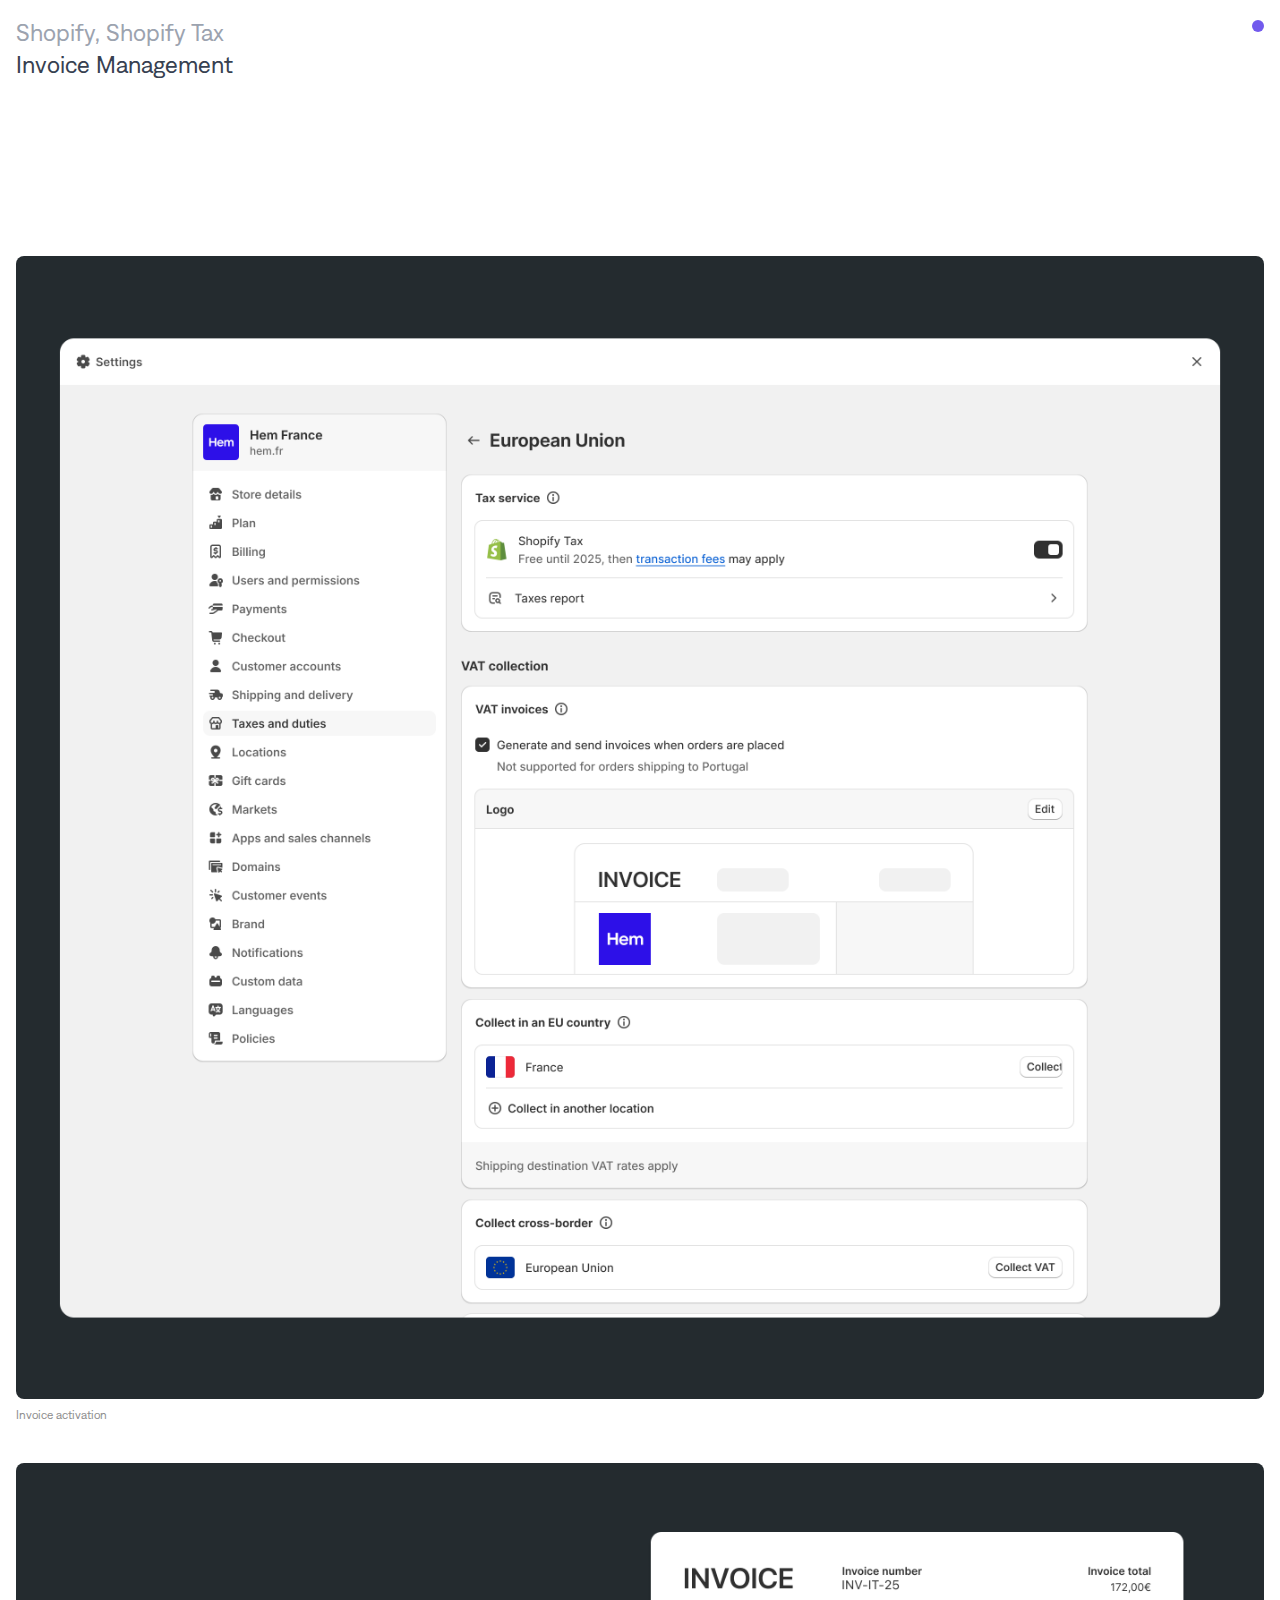
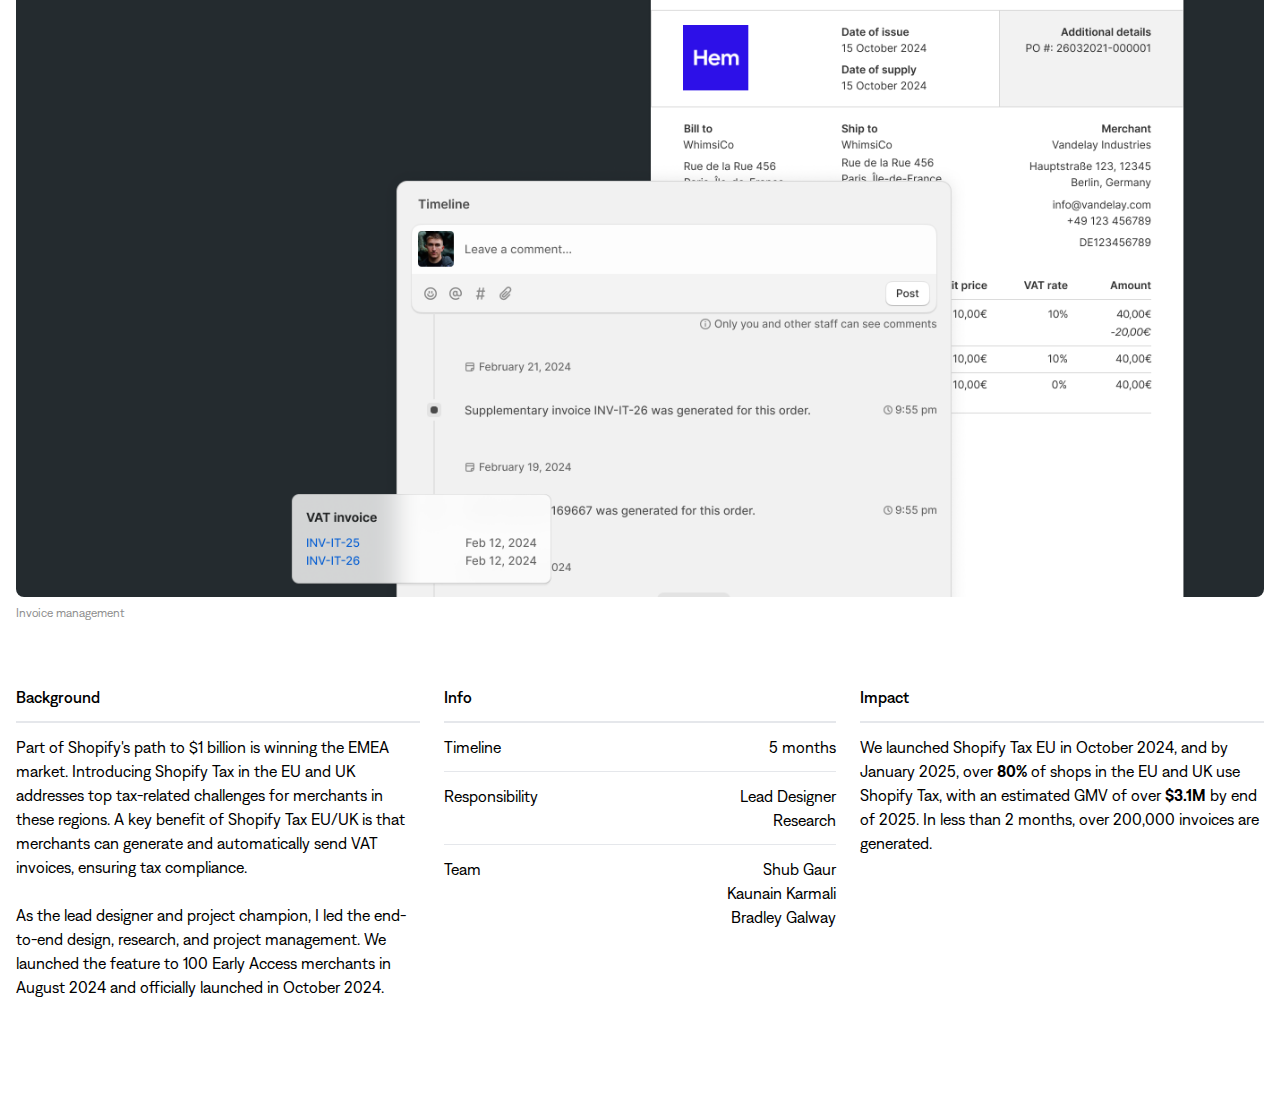
<file: shopify-tax.html>
<!DOCTYPE html>
<html lang="en">
    <head>
        <meta charset="UTF-8">
        <meta name="viewport" content="width=device-width, initial-scale=1.0">
        <title>Shopify Tax</title>
        <link rel="stylesheet" href="./src/output.css">
        <link rel="icon" href="./Reference/Image/Tab icon.svg" />
    </head>


    <body class="max-w-[1600px] mx-auto transition-opacity duration-500 opacity-0 ease-in-out" onload="document.body.style.opacity='1'">

        <div class="w-auto px-4 py-4 relative">
            <h1 class="text-xl text-gray-400 md:text-2xl">Shopify, Shopify Tax <a href="./index.html"><span class="absolute right-4 top-5 inline-block w-3 h-3 bg-purple rounded-full"></span></a></h1>
            <h1 class="text-xl mb-40 text-gray-700 md:text-2xl">Invoice Management</h1>
            <!-- Add your content here -->
            <div class="rounded-lg overflow-hidden">
                <img src="./Reference/Image/Shopify-Tax-1.png" alt="Shopify Tax" class="w-full mt-4 rounded-md md:rounded-lg overflow-hidden">
                <div class="mt-2 text-secondary-gray text-xs">
                    <p>Invoice activation</p>
                </div>
    
                <div class="mt-6 md:mt-10">
                    <img src="./Reference/Image/Shopify-tax-2.png" alt="Shopify Tax" class="w-full rounded-md md:rounded-lg overflow-hidden">
                </div>
                <div class="mt-2 text-secondary-gray text-xs mb-4">
                    <p>Invoice management</p>
                </div>
            </div> 
        </div>

        <div class="grid grid-cols-1 px-4 md:grid-cols-3 mx-auto mt-8">
            <div class="col-span-1 md:aspect-square md:pr-3 pb-8">
                <p class="font-medium">Background</p>
                <hr class="border my-3 divide-black divide-y ">
                <p class=" pb-8">Part of Shopify's path to $1 billion is winning the EMEA market. Introducing Shopify Tax in the EU and UK addresses top tax-related challenges for merchants in these regions.
                    A key benefit of Shopify Tax EU/UK is that merchants can generate and automatically send VAT invoices, ensuring tax compliance.
                    <br>
                    <br>As the lead designer and project champion, I led the end-to-end design, research, and project management. We launched the feature to 100 Early Access merchants in August 2024 and officially launched in October 2024.</p>
            </div>
            <div class="col-span-1 md:aspect-square md:px-3">
                <p class="font-medium bold">Info</p>
                <hr class="border my-3 divide-black divide-y ">
                <div class="flex justify-between">
                    <p class="inline pb-3">Timeline</p>
                    <p class="inline">5 months</p>
                </div>
                <hr class="divide-y divide-gray-900">
                <div class="flex justify-between">
                    <p class="inline pt-3">Responsibility</p>
                    <p class="inline pt-3 text-right">Lead Designer</p>
                </div>
                <div class="mr-0 text-right">
                    <p class="pb-3">Research</p>
                </div>
                <hr class="divide-y divide-gray-900">
                <div class="flex justify-between">
                    <p class="inline pt-3">Team</p>
                    <p class="inline pt-3 ">Shub Gaur</p>
                </div>
                <div class="mr-0">
                    <p class="text-right">Kaunain Karmali</p>
                    <p class="text-right pb-8">Bradley Galway</p>
                </div>
            </div>
            <div class="col-span-1 md:aspect-square md:pl-3">
                <p class="font-medium">Impact</p>
                <hr class="border my-3 divide-black divide-y ">
                <p class=" pb-8">We launched Shopify Tax EU in October 2024, and by January 2025, over <b> 80%</b> of shops in the EU and UK use Shopify Tax, with an estimated GMV of over <b>$3.1M</b> by end of 2025. In less than 2 months, over 200,000 invoices are generated. </p>
            </div>
        </div>      
                
        </div>
    </body>
</html>
</file>
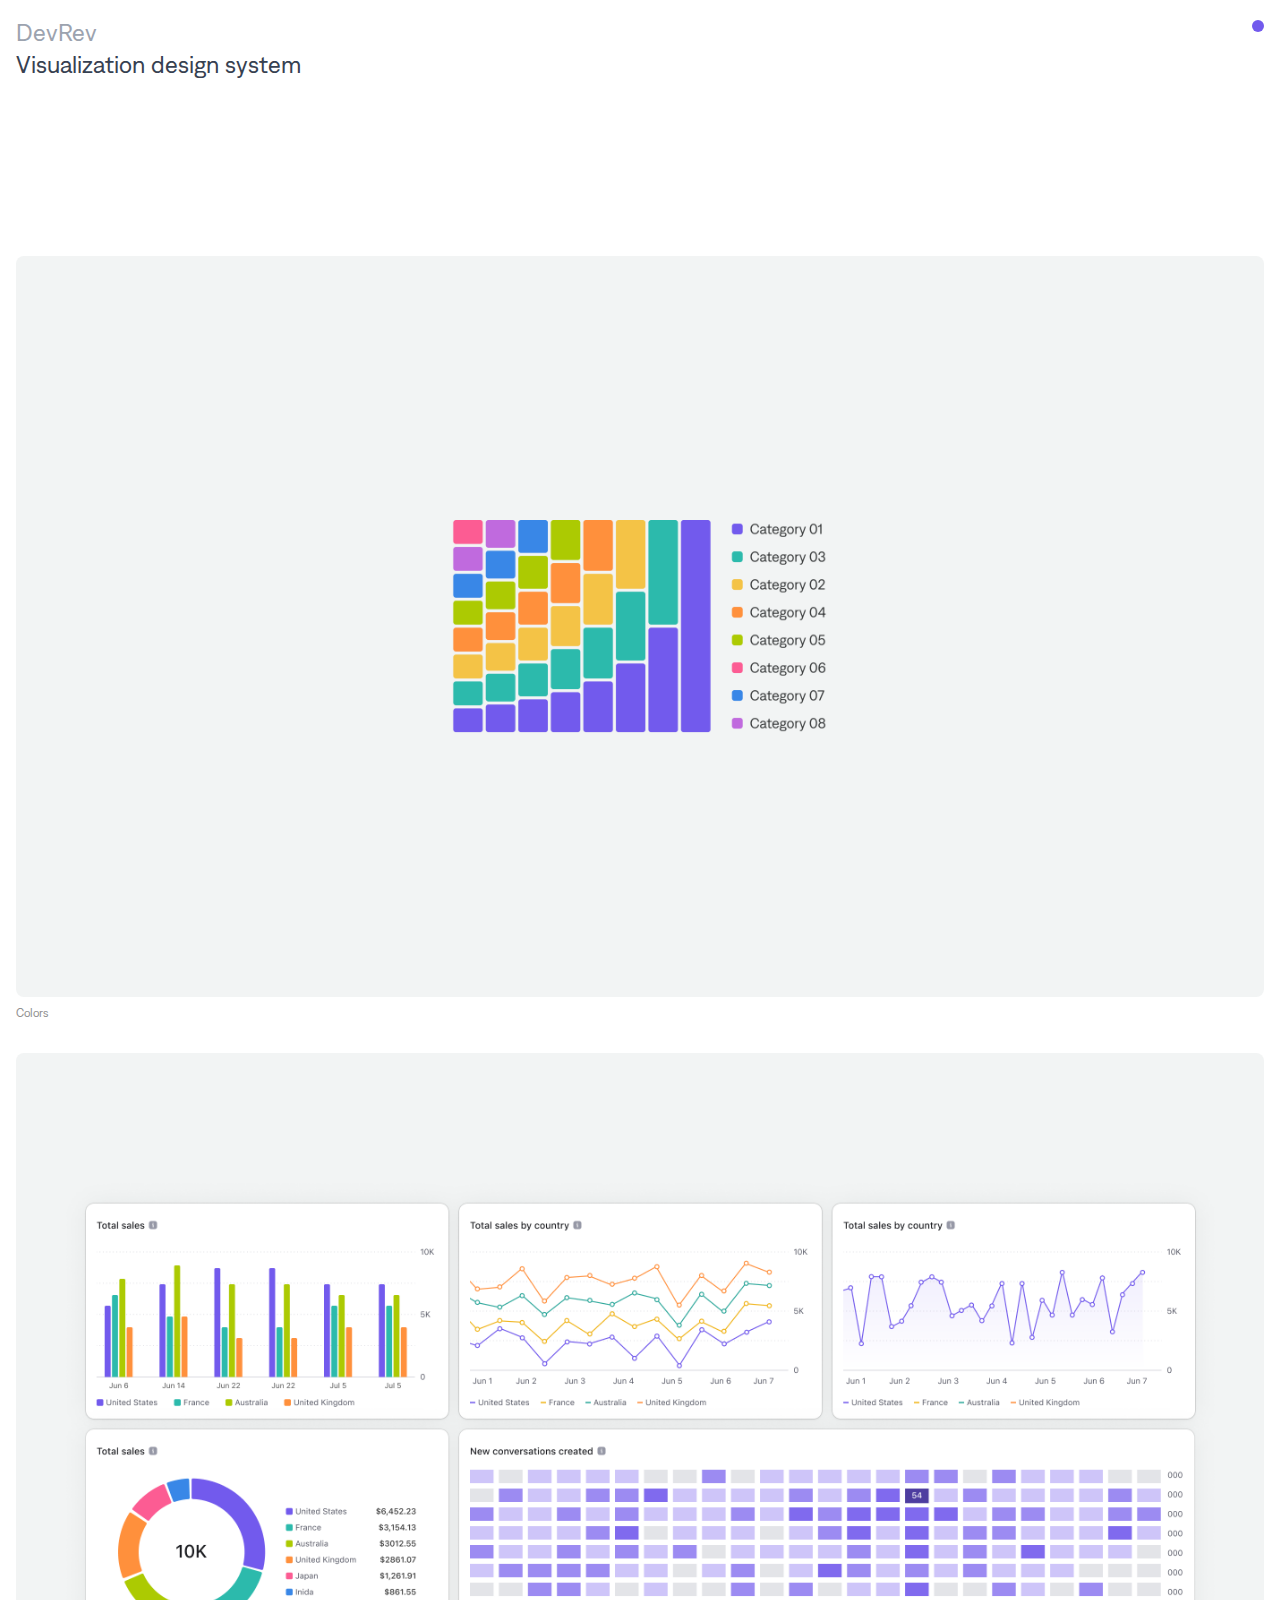
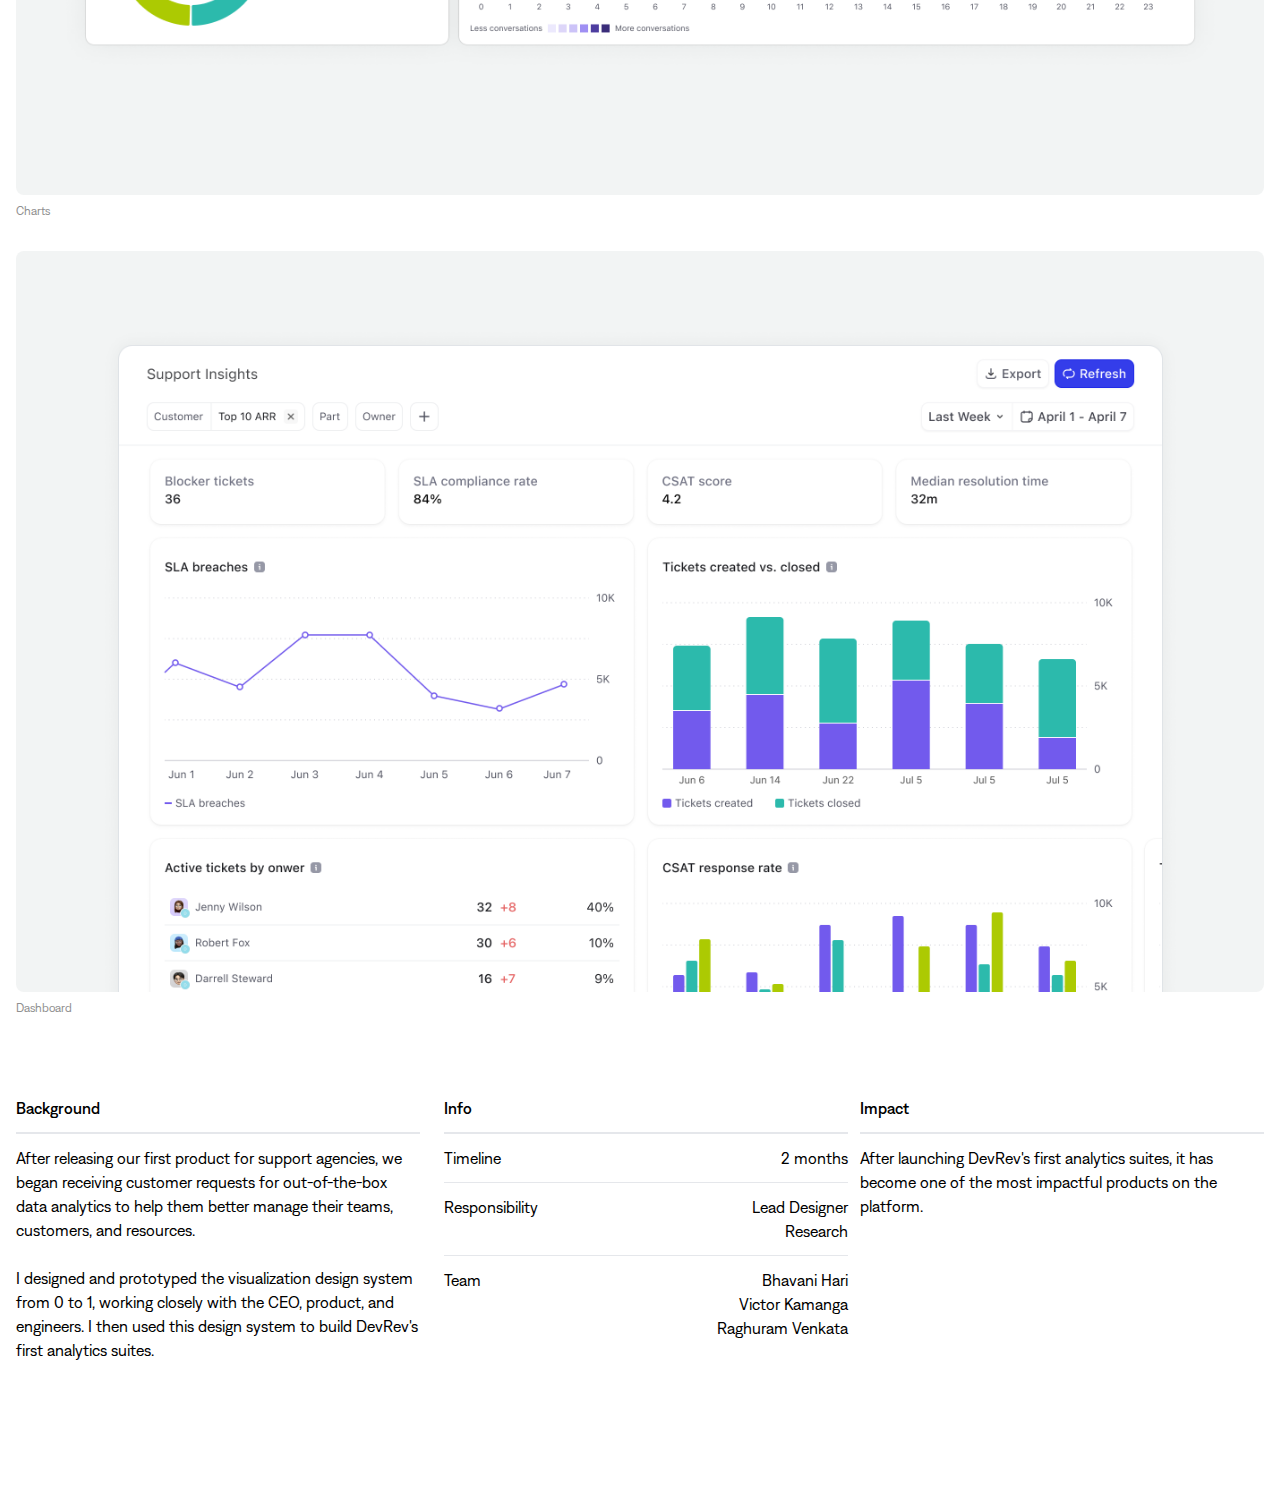
<file: Visualization.html>
<!DOCTYPE html>
<html lang="en">
  <head>
    <meta charset="UTF-8" />
    <meta name="viewport" content="width=device-width, initial-scale=1.0" />
    <title>Visualization</title>
    <link rel="stylesheet" href="./src/output.css" />
    <link rel="icon" href="./Reference/Image/Tab icon.svg" />

  </head>

  <body class="transition-opacity duration-500 opacity-0 ease-in-out max-w-[1600px] mx-auto" onload="document.body.style.opacity='1'">
    <div id="loading">
      <div class="spinner"></div>
    </div>
    <div class="w-auto mx-auto px-4 py-4 max-w-[1600px] relative">
        <h1 class="text-xl text-gray-400 md:text-2xl">DevRev <a href="./index.html"><span class="absolute right-4 top-5 inline-block w-3 h-3 bg-purple rounded-full max-w-[1600px]"></span></a></h1>
        <h1 class="text-xl mb-40 text-gray-700 md:text-2xl">
        Visualization design system
      </h1>
      <!-- Add your content here -->
      <div class="rounded-sm overflow-hidden">
        <div class="mt-4">
          <img
            src="./Reference/Image/visualization-color.png"
            alt="Visualization Colors"
            class="rounded-md md:rounded-lg overflow-hidden"
          />
        </div>
        <div class="mt-2 text-secondary-gray text-xs">
          <p>Colors</p>
        </div>
      </div>
      <div class="rounded-sm overflow-hidden">
        <div class="mt-4 md:mt-8">
          <img
            src="./Reference/Image/Visualization-charts.png"
            alt="Visualization Charts"
            class="rounded-md md:rounded-lg overflow-hidden`"
          />
        </div>
        <div class="mt-2 text-secondary-gray text-xs">
          <p>Charts</p>
        </div>
      </div>
      <div class=" overflow-hidden">
        <div class="mt-4 md:mt-8">
          <img
            src="./Reference/Image/Visualization-dashboard.png"
            alt="Visualization Dashboard"
            class="rounded-md md:rounded-lg overflow-hidden"
          />
        </div>
        <div class="mt-2 text-secondary-gray text-xs mb-8">
          <p>Dashboard</p>
        </div>
      </div>
    </div>
    <div class="grid grid-cols-1 px-4 md:grid-cols-3 mx-auto mt-8">
      <div class="col-span-1 md:aspect-square md:pr-3 pb-8">
        <p class="font-medium">Background</p>
        <hr class="border my-3 divide-black divide-y" />
        <p>
          After releasing our first product for support agencies, we began
          receiving customer requests for out-of-the-box data analytics to help
          them better manage their teams, customers, and resources.
          <br />
          <br />
          I designed and prototyped the visualization design system from 0 to 1, working closely with the CEO, product, and engineers. 
          I then used this design system to build DevRev's first analytics suites.
        </p>
      </div>
      <div class="col-span-1 md:aspect-square md:pl-3 pb-8">
        <p class="font-medium mb-1">Info</p>
        <hr class="border my-3 divide-black divide-y" />
        <div class="flex justify-between">
          <p class="inline pb-3">Timeline</p>
          <p class="inline">2 months</p>
        </div>
        <hr class="divide-y divide-gray-900" />
        <div class="flex justify-between">
          <p class="inline pt-3">Responsibility</p>
          <p class="inline pt-3">Lead Designer</p>
        </div>
        <div class="mr-0">
          <p class="text-right pb-3">Research</p>
        </div>
        <hr class="divide-y divide-gray-900" />
        <div class="flex justify-between">
          <p class="inline pt-3">Team</p>
          <p class="inline pt-3">Bhavani Hari</p>
        </div>
        <div class="mr-0">
          <p class="text-right">Victor Kamanga</p>
          <p class="text-right pb-3">Raghuram Venkata</p>
        </div>
      </div>
      <div class="col-span-1 md:aspect-square md:pl-3 pb-8">
        <p class="font-medium">Impact</p>
        <hr class="border my-3 divide-black divide-y" />
        <p>
          After launching DevRev's first analytics suites, 
          it has become one of the most impactful products on the platform.
        </p>
      </div>
    </div>
    <script>
      // Page loading animation script
      window.addEventListener("load", function () {
        const loader = document.getElementById("loading");
        loader.style.display = "none";
      });
    </script>
  </body>
</html>
</file>
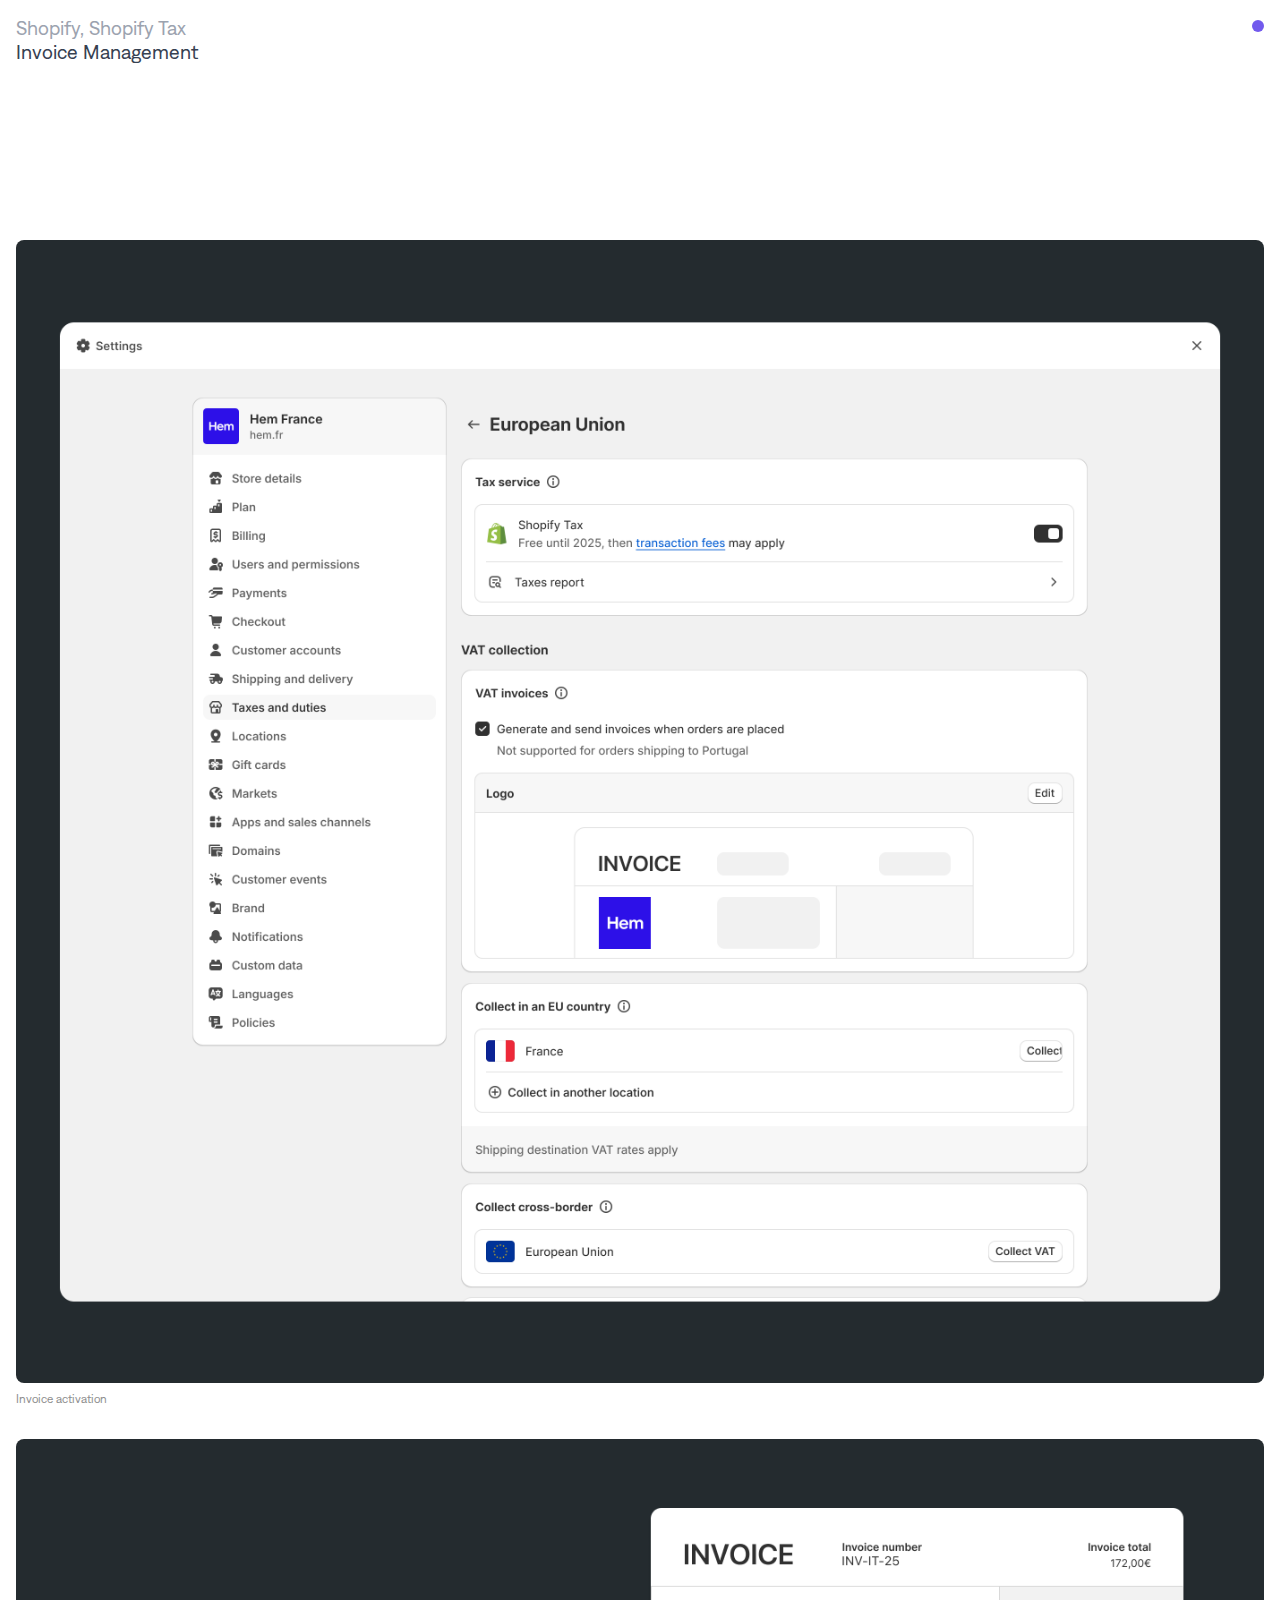
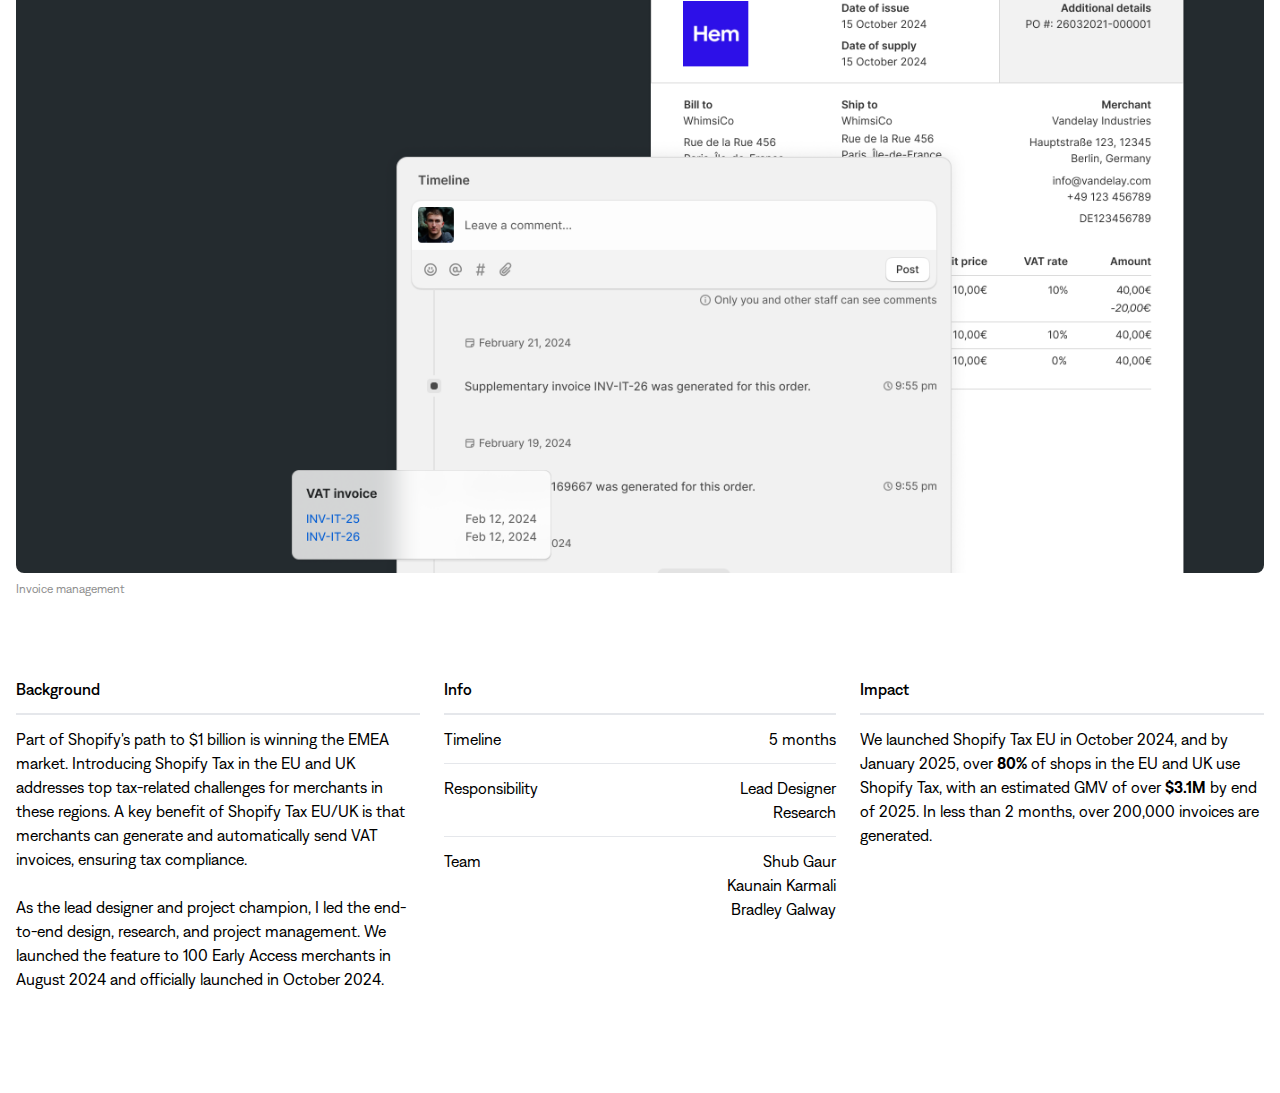
<file: 2025 portfolio/shopify-tax.html>
<!DOCTYPE html>
<html lang="en">
    <head>
        <meta charset="UTF-8">
        <meta name="viewport" content="width=device-width, initial-scale=1.0">
        <title>Shopify Tax</title>
        <link rel="stylesheet" href="./src/output.css">
        <link rel="icon" href="./Reference/Image/Tab icon.svg" />
    </head>


    <body class="max-w-[1600px] mx-auto transition-opacity duration-500 opacity-0 ease-in-out" onload="document.body.style.opacity='1'">

        <div class="w-auto px-4 py-4 relative">
            <h1 class="text-xl text-gray-400 md:text-xl">Shopify, Shopify Tax <a href="./index.html"><span class="absolute right-4 top-5 inline-block w-3 h-3 bg-purple rounded-full"></span></a></h1>
            <h1 class="text-xl mb-40 text-gray-700 md:text-xl">Invoice Management</h1>
            <!-- Add your content here -->
            <div class="rounded-lg overflow-hidden">
                <img src="./Reference/Image/Shopify-Tax-1.png" alt="Shopify Tax" class="w-full mt-4 rounded-lg overflow-hidden">
                <div class="mt-2 text-secondary-gray text-xs">
                    <p>Invoice activation</p>
                </div>
    
                <div class="mt-8">
                    <img src="./Reference/Image/Shopify-tax-2.png" alt="Shopify Tax" class="w-full rounded-lg overflow-hidden">
                </div>
                <div class="mt-2 text-secondary-gray text-xs mb-8">
                    <p>Invoice management</p>
                </div>
            </div> 
        </div>

        <div class="grid grid-cols-1 px-4 md:grid-cols-3 mx-auto mt-8">
            <div class="col-span-1 md:aspect-square md:pr-3 pb-8">
                <p class="font-medium">Background</p>
                <hr class="border my-3 divide-black divide-y ">
                <p class=" pb-8">Part of Shopify's path to $1 billion is winning the EMEA market. Introducing Shopify Tax in the EU and UK addresses top tax-related challenges for merchants in these regions.
                    A key benefit of Shopify Tax EU/UK is that merchants can generate and automatically send VAT invoices, ensuring tax compliance.
                    <br>
                    <br>As the lead designer and project champion, I led the end-to-end design, research, and project management. We launched the feature to 100 Early Access merchants in August 2024 and officially launched in October 2024.</p>
            </div>
            <div class="col-span-1 md:aspect-square md:px-3">
                <p class="font-medium bold">Info</p>
                <hr class="border my-3 divide-black divide-y ">
                <div class="flex justify-between">
                    <p class="inline pb-3">Timeline</p>
                    <p class="inline">5 months</p>
                </div>
                <hr class="divide-y divide-gray-900">
                <div class="flex justify-between">
                    <p class="inline pt-3">Responsibility</p>
                    <p class="inline pt-3 text-right">Lead Designer</p>
                </div>
                <div class="mr-0 text-right">
                    <p class="pb-3">Research</p>
                </div>
                <hr class="divide-y divide-gray-900">
                <div class="flex justify-between">
                    <p class="inline pt-3">Team</p>
                    <p class="inline pt-3 ">Shub Gaur</p>
                </div>
                <div class="mr-0">
                    <p class="text-right">Kaunain Karmali</p>
                    <p class="text-right pb-8">Bradley Galway</p>
                </div>
            </div>
            <div class="col-span-1 md:aspect-square md:pl-3">
                <p class="font-medium">Impact</p>
                <hr class="border my-3 divide-black divide-y ">
                <p class=" pb-8">We launched Shopify Tax EU in October 2024, and by January 2025, over <b> 80%</b> of shops in the EU and UK use Shopify Tax, with an estimated GMV of over <b>$3.1M</b> by end of 2025. In less than 2 months, over 200,000 invoices are generated. </p>
            </div>
        </div>      
                
        </div>
    </body>
</html>
</file>
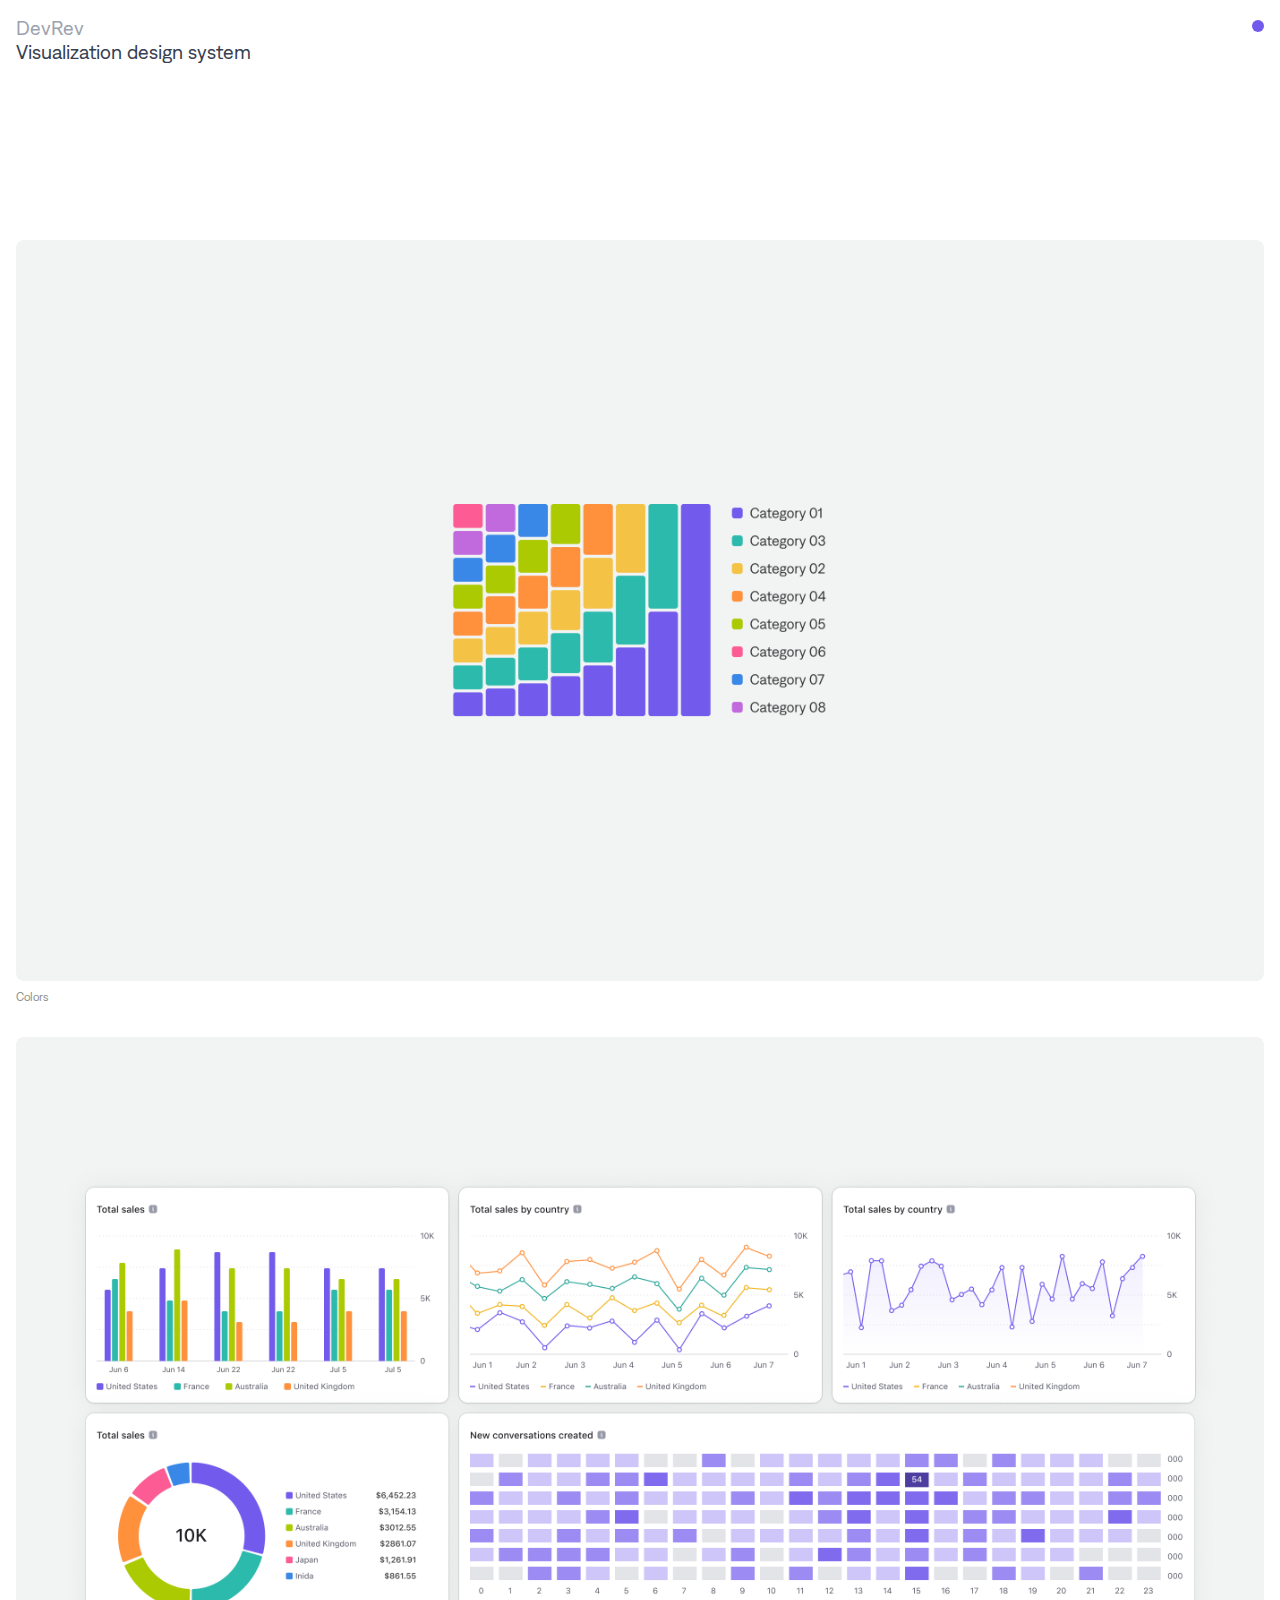
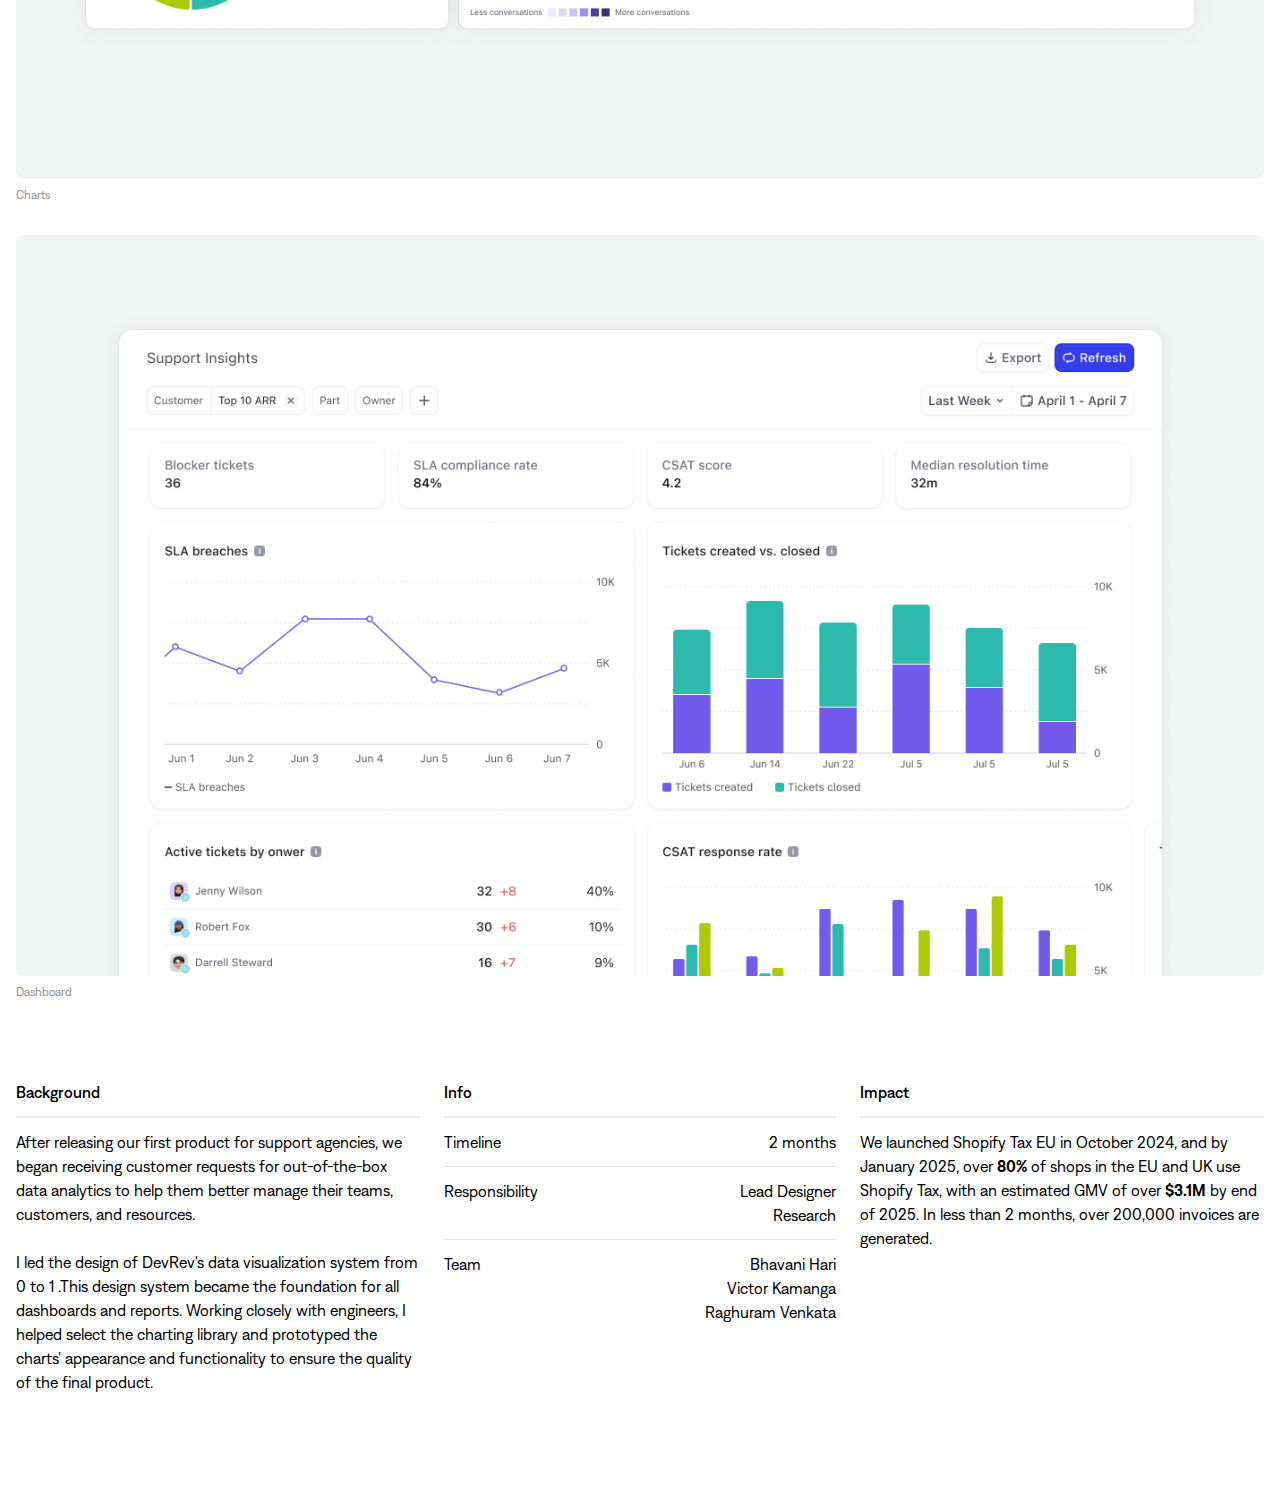
<file: 2025 portfolio/Visualization.html>
<!DOCTYPE html>
<html lang="en">
  <head>
    <meta charset="UTF-8" />
    <meta name="viewport" content="width=device-width, initial-scale=1.0" />
    <title>Visualization</title>
    <link rel="stylesheet" href="./src/output.css" />
    <link rel="icon" href="./Reference/Image/Tab icon.svg" />

  </head>

  <body class="transition-opacity duration-500 opacity-0 ease-in-out" onload="document.body.style.opacity='1'">
    <div id="loading">
      <div class="spinner"></div>
    </div>
    <div class="w-auto mx-auto px-4 py-4 max-w-[1600px] relative">
        <h1 class="text-xl text-gray-400 md:text-xl">DevRev <a href="./index.html"><span class="absolute right-4 top-5 inline-block w-3 h-3 bg-purple rounded-full max-w-[1600px]"></span></a></h1>
        <h1 class="text-xl mb-40 text-gray-700 md:text-xl">
        Visualization design system
      </h1>
      <!-- Add your content here -->
      <div class="rounded-sm overflow-hidden">
        <div class="mt-4">
          <img
            src="./Reference/Image/visualization-color.png"
            alt="Visualization Colors"
            class="rounded-lg overflow-hidden"
          />
        </div>
        <div class="mt-2 text-secondary-gray text-xs">
          <p>Colors</p>
        </div>
      </div>
      <div class="rounded-sm overflow-hidden">
        <div class="mt-8">
          <img
            src="./Reference/Image/Visualization-charts.png"
            alt="Visualization Charts"
            class="rounded-lg overflow-hidden`"
          />
        </div>
        <div class="mt-2 text-secondary-gray text-xs">
          <p>Charts</p>
        </div>
      </div>
      <div class="rounded-sm overflow-hidden">
        <div class="mt-8">
          <img
            src="./Reference/Image/Visualization-dashboard.png"
            alt="Visualization Dashboard"
            class="rounded-lg overflow-hidden"
          />
        </div>
        <div class="mt-2 text-secondary-gray text-xs mb-8">
          <p>Dashboard</p>
        </div>
      </div>
    </div>
    <div class="grid grid-cols-1 px-4 md:grid-cols-3 mx-auto mt-8">
      <div class="col-span-1 md:aspect-square md:pr-3 pb-8">
        <p class="font-medium">Background</p>
        <hr class="border my-3 divide-black divide-y" />
        <p>
          After releasing our first product for support agencies, we began
          receiving customer requests for out-of-the-box data analytics to help
          them better manage their teams, customers, and resources.
          <br />
          <br />
          I led the design of DevRev's data visualization system from 0 to 1
          .This design system became the foundation for all dashboards and
          reports. Working closely with engineers, I helped select the charting
          library and prototyped the charts' appearance and functionality to
          ensure the quality of the final product.
        </p>
      </div>
      <div class="col-span-1 md:aspect-square pb-8 md:px-3">
        <p class="font-medium mb-1">Info</p>
        <hr class="border my-3 divide-black divide-y" />
        <div class="flex justify-between">
          <p class="inline pb-3">Timeline</p>
          <p class="inline">2 months</p>
        </div>
        <hr class="divide-y divide-gray-900" />
        <div class="flex justify-between">
          <p class="inline pt-3">Responsibility</p>
          <p class="inline pt-3">Lead Designer</p>
        </div>
        <div class="mr-0">
          <p class="text-right pb-3">Research</p>
        </div>
        <hr class="divide-y divide-gray-900" />
        <div class="flex justify-between">
          <p class="inline pt-3">Team</p>
          <p class="inline pt-3">Bhavani Hari</p>
        </div>
        <div class="mr-0">
          <p class="text-right">Victor Kamanga</p>
          <p class="text-right pb-3">Raghuram Venkata</p>
        </div>
      </div>
      <div class="col-span-1 md:aspect-square md:pl-3 pb-8">
        <p class="font-medium">Impact</p>
        <hr class="border my-3 divide-black divide-y" />
        <p>
          We launched Shopify Tax EU in October 2024, and by January 2025, over
          <b> 80%</b> of shops in the EU and UK use Shopify Tax, with an
          estimated GMV of over <b>$3.1M</b> by end of 2025. In less than 2
          months, over 200,000 invoices are generated.
        </p>
      </div>
    </div>
    <script>
      // Page loading animation script
      window.addEventListener("load", function () {
        const loader = document.getElementById("loading");
        loader.style.display = "none";
      });
    </script>
  </body>
</html>
</file>
<file: src/output.css>
*, ::before, ::after {
  --tw-border-spacing-x: 0;
  --tw-border-spacing-y: 0;
  --tw-translate-x: 0;
  --tw-translate-y: 0;
  --tw-rotate: 0;
  --tw-skew-x: 0;
  --tw-skew-y: 0;
  --tw-scale-x: 1;
  --tw-scale-y: 1;
  --tw-pan-x:  ;
  --tw-pan-y:  ;
  --tw-pinch-zoom:  ;
  --tw-scroll-snap-strictness: proximity;
  --tw-gradient-from-position:  ;
  --tw-gradient-via-position:  ;
  --tw-gradient-to-position:  ;
  --tw-ordinal:  ;
  --tw-slashed-zero:  ;
  --tw-numeric-figure:  ;
  --tw-numeric-spacing:  ;
  --tw-numeric-fraction:  ;
  --tw-ring-inset:  ;
  --tw-ring-offset-width: 0px;
  --tw-ring-offset-color: #fff;
  --tw-ring-color: rgb(59 130 246 / 0.5);
  --tw-ring-offset-shadow: 0 0 #0000;
  --tw-ring-shadow: 0 0 #0000;
  --tw-shadow: 0 0 #0000;
  --tw-shadow-colored: 0 0 #0000;
  --tw-blur:  ;
  --tw-brightness:  ;
  --tw-contrast:  ;
  --tw-grayscale:  ;
  --tw-hue-rotate:  ;
  --tw-invert:  ;
  --tw-saturate:  ;
  --tw-sepia:  ;
  --tw-drop-shadow:  ;
  --tw-backdrop-blur:  ;
  --tw-backdrop-brightness:  ;
  --tw-backdrop-contrast:  ;
  --tw-backdrop-grayscale:  ;
  --tw-backdrop-hue-rotate:  ;
  --tw-backdrop-invert:  ;
  --tw-backdrop-opacity:  ;
  --tw-backdrop-saturate:  ;
  --tw-backdrop-sepia:  ;
  --tw-contain-size:  ;
  --tw-contain-layout:  ;
  --tw-contain-paint:  ;
  --tw-contain-style:  ;
}

::backdrop {
  --tw-border-spacing-x: 0;
  --tw-border-spacing-y: 0;
  --tw-translate-x: 0;
  --tw-translate-y: 0;
  --tw-rotate: 0;
  --tw-skew-x: 0;
  --tw-skew-y: 0;
  --tw-scale-x: 1;
  --tw-scale-y: 1;
  --tw-pan-x:  ;
  --tw-pan-y:  ;
  --tw-pinch-zoom:  ;
  --tw-scroll-snap-strictness: proximity;
  --tw-gradient-from-position:  ;
  --tw-gradient-via-position:  ;
  --tw-gradient-to-position:  ;
  --tw-ordinal:  ;
  --tw-slashed-zero:  ;
  --tw-numeric-figure:  ;
  --tw-numeric-spacing:  ;
  --tw-numeric-fraction:  ;
  --tw-ring-inset:  ;
  --tw-ring-offset-width: 0px;
  --tw-ring-offset-color: #fff;
  --tw-ring-color: rgb(59 130 246 / 0.5);
  --tw-ring-offset-shadow: 0 0 #0000;
  --tw-ring-shadow: 0 0 #0000;
  --tw-shadow: 0 0 #0000;
  --tw-shadow-colored: 0 0 #0000;
  --tw-blur:  ;
  --tw-brightness:  ;
  --tw-contrast:  ;
  --tw-grayscale:  ;
  --tw-hue-rotate:  ;
  --tw-invert:  ;
  --tw-saturate:  ;
  --tw-sepia:  ;
  --tw-drop-shadow:  ;
  --tw-backdrop-blur:  ;
  --tw-backdrop-brightness:  ;
  --tw-backdrop-contrast:  ;
  --tw-backdrop-grayscale:  ;
  --tw-backdrop-hue-rotate:  ;
  --tw-backdrop-invert:  ;
  --tw-backdrop-opacity:  ;
  --tw-backdrop-saturate:  ;
  --tw-backdrop-sepia:  ;
  --tw-contain-size:  ;
  --tw-contain-layout:  ;
  --tw-contain-paint:  ;
  --tw-contain-style:  ;
}

/*
! tailwindcss v3.4.13 | MIT License | https://tailwindcss.com
*/

/*
1. Prevent padding and border from affecting element width. (https://github.com/mozdevs/cssremedy/issues/4)
2. Allow adding a border to an element by just adding a border-width. (https://github.com/tailwindcss/tailwindcss/pull/116)
*/

*,
::before,
::after {
  box-sizing: border-box;
  /* 1 */
  border-width: 0;
  /* 2 */
  border-style: solid;
  /* 2 */
  border-color: #e5e7eb;
  /* 2 */
}

::before,
::after {
  --tw-content: '';
}

/*
1. Use a consistent sensible line-height in all browsers.
2. Prevent adjustments of font size after orientation changes in iOS.
3. Use a more readable tab size.
4. Use the user's configured `sans` font-family by default.
5. Use the user's configured `sans` font-feature-settings by default.
6. Use the user's configured `sans` font-variation-settings by default.
7. Disable tap highlights on iOS
*/

html,
:host {
  line-height: 1.5;
  /* 1 */
  -webkit-text-size-adjust: 100%;
  /* 2 */
  -moz-tab-size: 4;
  /* 3 */
  -o-tab-size: 4;
     tab-size: 4;
  /* 3 */
  font-family: Denim, ui-sans-serif, system-ui;
  /* 4 */
  font-feature-settings: normal;
  /* 5 */
  font-variation-settings: normal;
  /* 6 */
  -webkit-tap-highlight-color: transparent;
  /* 7 */
}

/*
1. Remove the margin in all browsers.
2. Inherit line-height from `html` so users can set them as a class directly on the `html` element.
*/

body {
  margin: 0;
  /* 1 */
  line-height: inherit;
  /* 2 */
}

/*
1. Add the correct height in Firefox.
2. Correct the inheritance of border color in Firefox. (https://bugzilla.mozilla.org/show_bug.cgi?id=190655)
3. Ensure horizontal rules are visible by default.
*/

hr {
  height: 0;
  /* 1 */
  color: inherit;
  /* 2 */
  border-top-width: 1px;
  /* 3 */
}

/*
Add the correct text decoration in Chrome, Edge, and Safari.
*/

abbr:where([title]) {
  -webkit-text-decoration: underline dotted;
          text-decoration: underline dotted;
}

/*
Remove the default font size and weight for headings.
*/

h1,
h2,
h3,
h4,
h5,
h6 {
  font-size: inherit;
  font-weight: inherit;
}

/*
Reset links to optimize for opt-in styling instead of opt-out.
*/

a {
  color: inherit;
  text-decoration: inherit;
}

/*
Add the correct font weight in Edge and Safari.
*/

b,
strong {
  font-weight: bolder;
}

/*
1. Use the user's configured `mono` font-family by default.
2. Use the user's configured `mono` font-feature-settings by default.
3. Use the user's configured `mono` font-variation-settings by default.
4. Correct the odd `em` font sizing in all browsers.
*/

code,
kbd,
samp,
pre {
  font-family: GT America mono, SFMono-Regular;
  /* 1 */
  font-feature-settings: normal;
  /* 2 */
  font-variation-settings: normal;
  /* 3 */
  font-size: 1em;
  /* 4 */
}

/*
Add the correct font size in all browsers.
*/

small {
  font-size: 80%;
}

/*
Prevent `sub` and `sup` elements from affecting the line height in all browsers.
*/

sub,
sup {
  font-size: 75%;
  line-height: 0;
  position: relative;
  vertical-align: baseline;
}

sub {
  bottom: -0.25em;
}

sup {
  top: -0.5em;
}

/*
1. Remove text indentation from table contents in Chrome and Safari. (https://bugs.chromium.org/p/chromium/issues/detail?id=999088, https://bugs.webkit.org/show_bug.cgi?id=201297)
2. Correct table border color inheritance in all Chrome and Safari. (https://bugs.chromium.org/p/chromium/issues/detail?id=935729, https://bugs.webkit.org/show_bug.cgi?id=195016)
3. Remove gaps between table borders by default.
*/

table {
  text-indent: 0;
  /* 1 */
  border-color: inherit;
  /* 2 */
  border-collapse: collapse;
  /* 3 */
}

/*
1. Change the font styles in all browsers.
2. Remove the margin in Firefox and Safari.
3. Remove default padding in all browsers.
*/

button,
input,
optgroup,
select,
textarea {
  font-family: inherit;
  /* 1 */
  font-feature-settings: inherit;
  /* 1 */
  font-variation-settings: inherit;
  /* 1 */
  font-size: 100%;
  /* 1 */
  font-weight: inherit;
  /* 1 */
  line-height: inherit;
  /* 1 */
  letter-spacing: inherit;
  /* 1 */
  color: inherit;
  /* 1 */
  margin: 0;
  /* 2 */
  padding: 0;
  /* 3 */
}

/*
Remove the inheritance of text transform in Edge and Firefox.
*/

button,
select {
  text-transform: none;
}

/*
1. Correct the inability to style clickable types in iOS and Safari.
2. Remove default button styles.
*/

button,
input:where([type='button']),
input:where([type='reset']),
input:where([type='submit']) {
  -webkit-appearance: button;
  /* 1 */
  background-color: transparent;
  /* 2 */
  background-image: none;
  /* 2 */
}

/*
Use the modern Firefox focus style for all focusable elements.
*/

:-moz-focusring {
  outline: auto;
}

/*
Remove the additional `:invalid` styles in Firefox. (https://github.com/mozilla/gecko-dev/blob/2f9eacd9d3d995c937b4251a5557d95d494c9be1/layout/style/res/forms.css#L728-L737)
*/

:-moz-ui-invalid {
  box-shadow: none;
}

/*
Add the correct vertical alignment in Chrome and Firefox.
*/

progress {
  vertical-align: baseline;
}

/*
Correct the cursor style of increment and decrement buttons in Safari.
*/

::-webkit-inner-spin-button,
::-webkit-outer-spin-button {
  height: auto;
}

/*
1. Correct the odd appearance in Chrome and Safari.
2. Correct the outline style in Safari.
*/

[type='search'] {
  -webkit-appearance: textfield;
  /* 1 */
  outline-offset: -2px;
  /* 2 */
}

/*
Remove the inner padding in Chrome and Safari on macOS.
*/

::-webkit-search-decoration {
  -webkit-appearance: none;
}

/*
1. Correct the inability to style clickable types in iOS and Safari.
2. Change font properties to `inherit` in Safari.
*/

::-webkit-file-upload-button {
  -webkit-appearance: button;
  /* 1 */
  font: inherit;
  /* 2 */
}

/*
Add the correct display in Chrome and Safari.
*/

summary {
  display: list-item;
}

/*
Removes the default spacing and border for appropriate elements.
*/

blockquote,
dl,
dd,
h1,
h2,
h3,
h4,
h5,
h6,
hr,
figure,
p,
pre {
  margin: 0;
}

fieldset {
  margin: 0;
  padding: 0;
}

legend {
  padding: 0;
}

ol,
ul,
menu {
  list-style: none;
  margin: 0;
  padding: 0;
}

/*
Reset default styling for dialogs.
*/

dialog {
  padding: 0;
}

/*
Prevent resizing textareas horizontally by default.
*/

textarea {
  resize: vertical;
}

/*
1. Reset the default placeholder opacity in Firefox. (https://github.com/tailwindlabs/tailwindcss/issues/3300)
2. Set the default placeholder color to the user's configured gray 400 color.
*/

input::-moz-placeholder, textarea::-moz-placeholder {
  opacity: 1;
  /* 1 */
  color: #9ca3af;
  /* 2 */
}

input::placeholder,
textarea::placeholder {
  opacity: 1;
  /* 1 */
  color: #9ca3af;
  /* 2 */
}

/*
Set the default cursor for buttons.
*/

button,
[role="button"] {
  cursor: pointer;
}

/*
Make sure disabled buttons don't get the pointer cursor.
*/

:disabled {
  cursor: default;
}

/*
1. Make replaced elements `display: block` by default. (https://github.com/mozdevs/cssremedy/issues/14)
2. Add `vertical-align: middle` to align replaced elements more sensibly by default. (https://github.com/jensimmons/cssremedy/issues/14#issuecomment-634934210)
   This can trigger a poorly considered lint error in some tools but is included by design.
*/

img,
svg,
video,
canvas,
audio,
iframe,
embed,
object {
  display: block;
  /* 1 */
  vertical-align: middle;
  /* 2 */
}

/*
Constrain images and videos to the parent width and preserve their intrinsic aspect ratio. (https://github.com/mozdevs/cssremedy/issues/14)
*/

img,
video {
  max-width: 100%;
  height: auto;
}

/* Make elements with the HTML hidden attribute stay hidden by default */

[hidden] {
  display: none;
}

@font-face {
  font-family: 'Denim';

  font-style: normal;

  font-weight: 400;

  font-display: swap;

  src: url('../Reference/Font/DenimINKTRIAL-Regular.otf') format('opentype');
}

@font-face {
  font-family: 'Denim';

  font-style: medium;

  font-weight: 500;

  font-display: swap;

  src: url('../Reference/Font/DenimINKTRIAL-Medium.otf') format('opentype');
}

@font-face {
  font-family: 'Denim';

  font-style: normal;

  font-weight: 600;

  font-display: swap;

  src: url('../Reference/Font/DenimINKTRIAL-SemiBold.otf') format('opentype');
}

@font-face {
  font-family: 'Ntype';

  font-style: normal;

  font-weight: 400;

  font-display: swap;

  src: url('../Reference/Font/NType82-Regular.otf');
}

@font-face {
  font-family: 'Forma';

  font-style: normal;

  font-weight: 400;

  font-display: swap;

  src: url('../Reference/Font/FormaDJRMono-Regular-Testing.otf');
}

@font-face {
  font-family: 'Inter';

  font-style: normal;

  font-weight: 400;

  font-display: swap;

  src: url('./Reference/Font/Inter-Regular.ttf') format('truetype');
}

@font-face {
  font-family: 'Boogy';

  font-style: italic;

  font-weight: 400;

  font-display: swap;

  src: url('../Reference/Font/BoogyBrutTEST-BookItalic.otf') format('opentype');
}

@font-face {
  font-family: 'GT America';

  font-style: normal;

  font-weight: 400;

  font-display: swap;

  src: url('../Reference/Font/GT-America-Mono-Regular-Trial.otf');
}

.absolute {
  position: absolute;
}

.relative {
  position: relative;
}

.bottom-1 {
  bottom: 0.25rem;
}

.left-\[10px\] {
  left: 10px;
}

.right-4 {
  right: 1rem;
}

.right-\[10px\] {
  right: 10px;
}

.top-5 {
  top: 1.25rem;
}

.col-span-1 {
  grid-column: span 1 / span 1;
}

.mx-auto {
  margin-left: auto;
  margin-right: auto;
}

.my-3 {
  margin-top: 0.75rem;
  margin-bottom: 0.75rem;
}

.mb-1 {
  margin-bottom: 0.25rem;
}

.mb-3 {
  margin-bottom: 0.75rem;
}

.mb-4 {
  margin-bottom: 1rem;
}

.mb-40 {
  margin-bottom: 10rem;
}

.mb-6 {
  margin-bottom: 1.5rem;
}

.mb-8 {
  margin-bottom: 2rem;
}

.mr-0 {
  margin-right: 0px;
}

.mt-2 {
  margin-top: 0.5rem;
}

.mt-3 {
  margin-top: 0.75rem;
}

.mt-4 {
  margin-top: 1rem;
}

.mt-6 {
  margin-top: 1.5rem;
}

.mt-8 {
  margin-top: 2rem;
}

.inline-block {
  display: inline-block;
}

.inline {
  display: inline;
}

.flex {
  display: flex;
}

.grid {
  display: grid;
}

.hidden {
  display: none;
}

.aspect-\[2\] {
  aspect-ratio: 2;
}

.aspect-square {
  aspect-ratio: 1 / 1;
}

.h-3 {
  height: 0.75rem;
}

.h-full {
  height: 100%;
}

.w-3 {
  width: 0.75rem;
}

.w-auto {
  width: auto;
}

.w-full {
  width: 100%;
}

.max-w-\[1600px\] {
  max-width: 1600px;
}

.transform {
  transform: translate(var(--tw-translate-x), var(--tw-translate-y)) rotate(var(--tw-rotate)) skewX(var(--tw-skew-x)) skewY(var(--tw-skew-y)) scaleX(var(--tw-scale-x)) scaleY(var(--tw-scale-y));
}

.grid-cols-1 {
  grid-template-columns: repeat(1, minmax(0, 1fr));
}

.flex-wrap {
  flex-wrap: wrap;
}

.justify-between {
  justify-content: space-between;
}

.divide-y > :not([hidden]) ~ :not([hidden]) {
  --tw-divide-y-reverse: 0;
  border-top-width: calc(1px * calc(1 - var(--tw-divide-y-reverse)));
  border-bottom-width: calc(1px * var(--tw-divide-y-reverse));
}

.divide-black > :not([hidden]) ~ :not([hidden]) {
  --tw-divide-opacity: 1;
  border-color: rgb(0 0 0 / var(--tw-divide-opacity));
}

.divide-gray-900 > :not([hidden]) ~ :not([hidden]) {
  --tw-divide-opacity: 1;
  border-color: rgb(17 24 39 / var(--tw-divide-opacity));
}

.overflow-hidden {
  overflow: hidden;
}

.rounded-\[4px\] {
  border-radius: 4px;
}

.rounded-full {
  border-radius: 9999px;
}

.rounded-lg {
  border-radius: 0.5rem;
}

.rounded-md {
  border-radius: 0.375rem;
}

.rounded-sm {
  border-radius: 0.125rem;
}

.border {
  border-width: 1px;
}

.border-gray-300 {
  --tw-border-opacity: 1;
  border-color: rgb(209 213 219 / var(--tw-border-opacity));
}

.bg-black {
  --tw-bg-opacity: 1;
  background-color: rgb(0 0 0 / var(--tw-bg-opacity));
}

.bg-purple {
  --tw-bg-opacity: 1;
  background-color: rgb(114 90 237 / var(--tw-bg-opacity));
}

.bg-opacity-30 {
  --tw-bg-opacity: 0.3;
}

.px-2 {
  padding-left: 0.5rem;
  padding-right: 0.5rem;
}

.px-4 {
  padding-left: 1rem;
  padding-right: 1rem;
}

.py-1 {
  padding-top: 0.25rem;
  padding-bottom: 0.25rem;
}

.py-4 {
  padding-top: 1rem;
  padding-bottom: 1rem;
}

.pb-2 {
  padding-bottom: 0.5rem;
}

.pb-3 {
  padding-bottom: 0.75rem;
}

.pb-8 {
  padding-bottom: 2rem;
}

.pt-3 {
  padding-top: 0.75rem;
}

.pt-\[120px\] {
  padding-top: 120px;
}

.text-right {
  text-align: right;
}

.font-mono {
  font-family: GT America mono, SFMono-Regular;
}

.font-serif {
  font-family: Ntype, Georgia;
}

.text-3xl {
  font-size: 1.875rem;
  line-height: 2.25rem;
}

.text-base {
  font-size: 1rem;
  line-height: 1.25rem;
}

.text-lg {
  font-size: 1.125rem;
  line-height: 1.5rem;
}

.text-sm {
  font-size: 0.875rem;
  line-height: 1.15rem;
}

.text-xl {
  font-size: 1.25rem;
  line-height: 1.5rem;
}

.text-xs {
  font-size: 0.75rem;
  line-height: 1rem;
}

.font-medium {
  font-weight: 500;
}

.italic {
  font-style: italic;
}

.text-gray-100 {
  --tw-text-opacity: 1;
  color: rgb(243 244 246 / var(--tw-text-opacity));
}

.text-gray-400 {
  --tw-text-opacity: 1;
  color: rgb(156 163 175 / var(--tw-text-opacity));
}

.text-gray-700 {
  --tw-text-opacity: 1;
  color: rgb(55 65 81 / var(--tw-text-opacity));
}

.text-secondary-gray {
  --tw-text-opacity: 1;
  color: rgb(144 144 144 / var(--tw-text-opacity));
}

.underline {
  text-decoration-line: underline;
}

.opacity-0 {
  opacity: 0;
}

.outline {
  outline-style: solid;
}

.backdrop-blur-sm {
  --tw-backdrop-blur: blur(4px);
  -webkit-backdrop-filter: var(--tw-backdrop-blur) var(--tw-backdrop-brightness) var(--tw-backdrop-contrast) var(--tw-backdrop-grayscale) var(--tw-backdrop-hue-rotate) var(--tw-backdrop-invert) var(--tw-backdrop-opacity) var(--tw-backdrop-saturate) var(--tw-backdrop-sepia);
  backdrop-filter: var(--tw-backdrop-blur) var(--tw-backdrop-brightness) var(--tw-backdrop-contrast) var(--tw-backdrop-grayscale) var(--tw-backdrop-hue-rotate) var(--tw-backdrop-invert) var(--tw-backdrop-opacity) var(--tw-backdrop-saturate) var(--tw-backdrop-sepia);
}

.transition {
  transition-property: color, background-color, border-color, text-decoration-color, fill, stroke, opacity, box-shadow, transform, filter, -webkit-backdrop-filter;
  transition-property: color, background-color, border-color, text-decoration-color, fill, stroke, opacity, box-shadow, transform, filter, backdrop-filter;
  transition-property: color, background-color, border-color, text-decoration-color, fill, stroke, opacity, box-shadow, transform, filter, backdrop-filter, -webkit-backdrop-filter;
  transition-timing-function: cubic-bezier(0.4, 0, 0.2, 1);
  transition-duration: 150ms;
}

.transition-opacity {
  transition-property: opacity;
  transition-timing-function: cubic-bezier(0.4, 0, 0.2, 1);
  transition-duration: 150ms;
}

.duration-300 {
  transition-duration: 300ms;
}

.duration-500 {
  transition-duration: 500ms;
}

.ease-in-out {
  transition-timing-function: cubic-bezier(0.4, 0, 0.2, 1);
}

.hover\:no-underline:hover {
  text-decoration-line: none;
}

.group:hover .group-hover\:animate-hover-shadow {
  animation: hoverShadow 0.5s ease-in-out;
}

@keyframes hoverText {
  0% {
    transform: translateY(0);
    opacity: 0;
  }

  100% {
    transform: translateY(-6px);
    opacity: 1;
  }
}

.group:hover .group-hover\:animate-hoverText {
  animation: hoverText 0.3s ease-in-out forwards;
}

.group:hover .group-hover\:brightness-\[0\.8\] {
  --tw-brightness: brightness(0.8);
  filter: var(--tw-blur) var(--tw-brightness) var(--tw-contrast) var(--tw-grayscale) var(--tw-hue-rotate) var(--tw-invert) var(--tw-saturate) var(--tw-sepia) var(--tw-drop-shadow);
}

@keyframes hoverText {
  0% {
    transform: translateY(0);
    opacity: 0;
  }

  100% {
    transform: translateY(-6px);
    opacity: 1;
  }
}

.group:focus .group-focus\:animate-hoverText {
  animation: hoverText 0.3s ease-in-out forwards;
}

@keyframes hoverText {
  0% {
    transform: translateY(0);
    opacity: 0;
  }

  100% {
    transform: translateY(-6px);
    opacity: 1;
  }
}

.group:active .group-active\:animate-hoverText {
  animation: hoverText 0.3s ease-in-out forwards;
}

@media (min-width: 768px) {
  .md\:col-span-1 {
    grid-column: span 1 / span 1;
  }

  .md\:col-span-2 {
    grid-column: span 2 / span 2;
  }

  .md\:mb-8 {
    margin-bottom: 2rem;
  }

  .md\:mt-10 {
    margin-top: 2.5rem;
  }

  .md\:mt-3 {
    margin-top: 0.75rem;
  }

  .md\:mt-4 {
    margin-top: 1rem;
  }

  .md\:mt-8 {
    margin-top: 2rem;
  }

  .md\:aspect-square {
    aspect-ratio: 1 / 1;
  }

  .md\:grid-cols-3 {
    grid-template-columns: repeat(3, minmax(0, 1fr));
  }

  .md\:rounded-lg {
    border-radius: 0.5rem;
  }

  .md\:px-1 {
    padding-left: 0.25rem;
    padding-right: 0.25rem;
  }

  .md\:px-2 {
    padding-left: 0.5rem;
    padding-right: 0.5rem;
  }

  .md\:px-3 {
    padding-left: 0.75rem;
    padding-right: 0.75rem;
  }

  .md\:px-6 {
    padding-left: 1.5rem;
    padding-right: 1.5rem;
  }

  .md\:pl-3 {
    padding-left: 0.75rem;
  }

  .md\:pr-3 {
    padding-right: 0.75rem;
  }

  .md\:pr-\[240px\] {
    padding-right: 240px;
  }

  .md\:text-2xl {
    font-size: 1.5rem;
    line-height: 2rem;
  }

  .md\:text-6xl {
    font-size: 3.75rem;
    line-height: 1;
  }

  .md\:text-xl {
    font-size: 1.25rem;
    line-height: 1.5rem;
  }
}

@media (min-width: 1024px) {
  .lg\:pr-\[2px\] {
    padding-right: 2px;
  }
}

@media (min-width: 1280px) {
  .xl\:pt-\[360px\] {
    padding-top: 360px;
  }
}
</file>
<file: 2025 portfolio/src/output.css>
*, ::before, ::after {
  --tw-border-spacing-x: 0;
  --tw-border-spacing-y: 0;
  --tw-translate-x: 0;
  --tw-translate-y: 0;
  --tw-rotate: 0;
  --tw-skew-x: 0;
  --tw-skew-y: 0;
  --tw-scale-x: 1;
  --tw-scale-y: 1;
  --tw-pan-x:  ;
  --tw-pan-y:  ;
  --tw-pinch-zoom:  ;
  --tw-scroll-snap-strictness: proximity;
  --tw-gradient-from-position:  ;
  --tw-gradient-via-position:  ;
  --tw-gradient-to-position:  ;
  --tw-ordinal:  ;
  --tw-slashed-zero:  ;
  --tw-numeric-figure:  ;
  --tw-numeric-spacing:  ;
  --tw-numeric-fraction:  ;
  --tw-ring-inset:  ;
  --tw-ring-offset-width: 0px;
  --tw-ring-offset-color: #fff;
  --tw-ring-color: rgb(59 130 246 / 0.5);
  --tw-ring-offset-shadow: 0 0 #0000;
  --tw-ring-shadow: 0 0 #0000;
  --tw-shadow: 0 0 #0000;
  --tw-shadow-colored: 0 0 #0000;
  --tw-blur:  ;
  --tw-brightness:  ;
  --tw-contrast:  ;
  --tw-grayscale:  ;
  --tw-hue-rotate:  ;
  --tw-invert:  ;
  --tw-saturate:  ;
  --tw-sepia:  ;
  --tw-drop-shadow:  ;
  --tw-backdrop-blur:  ;
  --tw-backdrop-brightness:  ;
  --tw-backdrop-contrast:  ;
  --tw-backdrop-grayscale:  ;
  --tw-backdrop-hue-rotate:  ;
  --tw-backdrop-invert:  ;
  --tw-backdrop-opacity:  ;
  --tw-backdrop-saturate:  ;
  --tw-backdrop-sepia:  ;
  --tw-contain-size:  ;
  --tw-contain-layout:  ;
  --tw-contain-paint:  ;
  --tw-contain-style:  ;
}

::backdrop {
  --tw-border-spacing-x: 0;
  --tw-border-spacing-y: 0;
  --tw-translate-x: 0;
  --tw-translate-y: 0;
  --tw-rotate: 0;
  --tw-skew-x: 0;
  --tw-skew-y: 0;
  --tw-scale-x: 1;
  --tw-scale-y: 1;
  --tw-pan-x:  ;
  --tw-pan-y:  ;
  --tw-pinch-zoom:  ;
  --tw-scroll-snap-strictness: proximity;
  --tw-gradient-from-position:  ;
  --tw-gradient-via-position:  ;
  --tw-gradient-to-position:  ;
  --tw-ordinal:  ;
  --tw-slashed-zero:  ;
  --tw-numeric-figure:  ;
  --tw-numeric-spacing:  ;
  --tw-numeric-fraction:  ;
  --tw-ring-inset:  ;
  --tw-ring-offset-width: 0px;
  --tw-ring-offset-color: #fff;
  --tw-ring-color: rgb(59 130 246 / 0.5);
  --tw-ring-offset-shadow: 0 0 #0000;
  --tw-ring-shadow: 0 0 #0000;
  --tw-shadow: 0 0 #0000;
  --tw-shadow-colored: 0 0 #0000;
  --tw-blur:  ;
  --tw-brightness:  ;
  --tw-contrast:  ;
  --tw-grayscale:  ;
  --tw-hue-rotate:  ;
  --tw-invert:  ;
  --tw-saturate:  ;
  --tw-sepia:  ;
  --tw-drop-shadow:  ;
  --tw-backdrop-blur:  ;
  --tw-backdrop-brightness:  ;
  --tw-backdrop-contrast:  ;
  --tw-backdrop-grayscale:  ;
  --tw-backdrop-hue-rotate:  ;
  --tw-backdrop-invert:  ;
  --tw-backdrop-opacity:  ;
  --tw-backdrop-saturate:  ;
  --tw-backdrop-sepia:  ;
  --tw-contain-size:  ;
  --tw-contain-layout:  ;
  --tw-contain-paint:  ;
  --tw-contain-style:  ;
}

/*
! tailwindcss v3.4.13 | MIT License | https://tailwindcss.com
*/

/*
1. Prevent padding and border from affecting element width. (https://github.com/mozdevs/cssremedy/issues/4)
2. Allow adding a border to an element by just adding a border-width. (https://github.com/tailwindcss/tailwindcss/pull/116)
*/

*,
::before,
::after {
  box-sizing: border-box;
  /* 1 */
  border-width: 0;
  /* 2 */
  border-style: solid;
  /* 2 */
  border-color: #e5e7eb;
  /* 2 */
}

::before,
::after {
  --tw-content: '';
}

/*
1. Use a consistent sensible line-height in all browsers.
2. Prevent adjustments of font size after orientation changes in iOS.
3. Use a more readable tab size.
4. Use the user's configured `sans` font-family by default.
5. Use the user's configured `sans` font-feature-settings by default.
6. Use the user's configured `sans` font-variation-settings by default.
7. Disable tap highlights on iOS
*/

html,
:host {
  line-height: 1.5;
  /* 1 */
  -webkit-text-size-adjust: 100%;
  /* 2 */
  -moz-tab-size: 4;
  /* 3 */
  -o-tab-size: 4;
     tab-size: 4;
  /* 3 */
  font-family: Denim, ui-sans-serif, system-ui;
  /* 4 */
  font-feature-settings: normal;
  /* 5 */
  font-variation-settings: normal;
  /* 6 */
  -webkit-tap-highlight-color: transparent;
  /* 7 */
}

/*
1. Remove the margin in all browsers.
2. Inherit line-height from `html` so users can set them as a class directly on the `html` element.
*/

body {
  margin: 0;
  /* 1 */
  line-height: inherit;
  /* 2 */
}

/*
1. Add the correct height in Firefox.
2. Correct the inheritance of border color in Firefox. (https://bugzilla.mozilla.org/show_bug.cgi?id=190655)
3. Ensure horizontal rules are visible by default.
*/

hr {
  height: 0;
  /* 1 */
  color: inherit;
  /* 2 */
  border-top-width: 1px;
  /* 3 */
}

/*
Add the correct text decoration in Chrome, Edge, and Safari.
*/

abbr:where([title]) {
  -webkit-text-decoration: underline dotted;
          text-decoration: underline dotted;
}

/*
Remove the default font size and weight for headings.
*/

h1,
h2,
h3,
h4,
h5,
h6 {
  font-size: inherit;
  font-weight: inherit;
}

/*
Reset links to optimize for opt-in styling instead of opt-out.
*/

a {
  color: inherit;
  text-decoration: inherit;
}

/*
Add the correct font weight in Edge and Safari.
*/

b,
strong {
  font-weight: bolder;
}

/*
1. Use the user's configured `mono` font-family by default.
2. Use the user's configured `mono` font-feature-settings by default.
3. Use the user's configured `mono` font-variation-settings by default.
4. Correct the odd `em` font sizing in all browsers.
*/

code,
kbd,
samp,
pre {
  font-family: Forma, SFMono-Regular;
  /* 1 */
  font-feature-settings: normal;
  /* 2 */
  font-variation-settings: normal;
  /* 3 */
  font-size: 1em;
  /* 4 */
}

/*
Add the correct font size in all browsers.
*/

small {
  font-size: 80%;
}

/*
Prevent `sub` and `sup` elements from affecting the line height in all browsers.
*/

sub,
sup {
  font-size: 75%;
  line-height: 0;
  position: relative;
  vertical-align: baseline;
}

sub {
  bottom: -0.25em;
}

sup {
  top: -0.5em;
}

/*
1. Remove text indentation from table contents in Chrome and Safari. (https://bugs.chromium.org/p/chromium/issues/detail?id=999088, https://bugs.webkit.org/show_bug.cgi?id=201297)
2. Correct table border color inheritance in all Chrome and Safari. (https://bugs.chromium.org/p/chromium/issues/detail?id=935729, https://bugs.webkit.org/show_bug.cgi?id=195016)
3. Remove gaps between table borders by default.
*/

table {
  text-indent: 0;
  /* 1 */
  border-color: inherit;
  /* 2 */
  border-collapse: collapse;
  /* 3 */
}

/*
1. Change the font styles in all browsers.
2. Remove the margin in Firefox and Safari.
3. Remove default padding in all browsers.
*/

button,
input,
optgroup,
select,
textarea {
  font-family: inherit;
  /* 1 */
  font-feature-settings: inherit;
  /* 1 */
  font-variation-settings: inherit;
  /* 1 */
  font-size: 100%;
  /* 1 */
  font-weight: inherit;
  /* 1 */
  line-height: inherit;
  /* 1 */
  letter-spacing: inherit;
  /* 1 */
  color: inherit;
  /* 1 */
  margin: 0;
  /* 2 */
  padding: 0;
  /* 3 */
}

/*
Remove the inheritance of text transform in Edge and Firefox.
*/

button,
select {
  text-transform: none;
}

/*
1. Correct the inability to style clickable types in iOS and Safari.
2. Remove default button styles.
*/

button,
input:where([type='button']),
input:where([type='reset']),
input:where([type='submit']) {
  -webkit-appearance: button;
  /* 1 */
  background-color: transparent;
  /* 2 */
  background-image: none;
  /* 2 */
}

/*
Use the modern Firefox focus style for all focusable elements.
*/

:-moz-focusring {
  outline: auto;
}

/*
Remove the additional `:invalid` styles in Firefox. (https://github.com/mozilla/gecko-dev/blob/2f9eacd9d3d995c937b4251a5557d95d494c9be1/layout/style/res/forms.css#L728-L737)
*/

:-moz-ui-invalid {
  box-shadow: none;
}

/*
Add the correct vertical alignment in Chrome and Firefox.
*/

progress {
  vertical-align: baseline;
}

/*
Correct the cursor style of increment and decrement buttons in Safari.
*/

::-webkit-inner-spin-button,
::-webkit-outer-spin-button {
  height: auto;
}

/*
1. Correct the odd appearance in Chrome and Safari.
2. Correct the outline style in Safari.
*/

[type='search'] {
  -webkit-appearance: textfield;
  /* 1 */
  outline-offset: -2px;
  /* 2 */
}

/*
Remove the inner padding in Chrome and Safari on macOS.
*/

::-webkit-search-decoration {
  -webkit-appearance: none;
}

/*
1. Correct the inability to style clickable types in iOS and Safari.
2. Change font properties to `inherit` in Safari.
*/

::-webkit-file-upload-button {
  -webkit-appearance: button;
  /* 1 */
  font: inherit;
  /* 2 */
}

/*
Add the correct display in Chrome and Safari.
*/

summary {
  display: list-item;
}

/*
Removes the default spacing and border for appropriate elements.
*/

blockquote,
dl,
dd,
h1,
h2,
h3,
h4,
h5,
h6,
hr,
figure,
p,
pre {
  margin: 0;
}

fieldset {
  margin: 0;
  padding: 0;
}

legend {
  padding: 0;
}

ol,
ul,
menu {
  list-style: none;
  margin: 0;
  padding: 0;
}

/*
Reset default styling for dialogs.
*/

dialog {
  padding: 0;
}

/*
Prevent resizing textareas horizontally by default.
*/

textarea {
  resize: vertical;
}

/*
1. Reset the default placeholder opacity in Firefox. (https://github.com/tailwindlabs/tailwindcss/issues/3300)
2. Set the default placeholder color to the user's configured gray 400 color.
*/

input::-moz-placeholder, textarea::-moz-placeholder {
  opacity: 1;
  /* 1 */
  color: #9ca3af;
  /* 2 */
}

input::placeholder,
textarea::placeholder {
  opacity: 1;
  /* 1 */
  color: #9ca3af;
  /* 2 */
}

/*
Set the default cursor for buttons.
*/

button,
[role="button"] {
  cursor: pointer;
}

/*
Make sure disabled buttons don't get the pointer cursor.
*/

:disabled {
  cursor: default;
}

/*
1. Make replaced elements `display: block` by default. (https://github.com/mozdevs/cssremedy/issues/14)
2. Add `vertical-align: middle` to align replaced elements more sensibly by default. (https://github.com/jensimmons/cssremedy/issues/14#issuecomment-634934210)
   This can trigger a poorly considered lint error in some tools but is included by design.
*/

img,
svg,
video,
canvas,
audio,
iframe,
embed,
object {
  display: block;
  /* 1 */
  vertical-align: middle;
  /* 2 */
}

/*
Constrain images and videos to the parent width and preserve their intrinsic aspect ratio. (https://github.com/mozdevs/cssremedy/issues/14)
*/

img,
video {
  max-width: 100%;
  height: auto;
}

/* Make elements with the HTML hidden attribute stay hidden by default */

[hidden] {
  display: none;
}

@font-face {
  font-family: 'Denim';

  font-style: normal;

  font-weight: 400;

  font-display: swap;

  src: url('../Reference/Font/DenimINKTRIAL-Regular.otf') format('opentype');
}

@font-face {
  font-family: 'Denim';

  font-style: medium;

  font-weight: 500;

  font-display: swap;

  src: url('../Reference/Font/DenimINKTRIAL-Medium.otf') format('opentype');
}

@font-face {
  font-family: 'Denim';

  font-style: normal;

  font-weight: 600;

  font-display: swap;

  src: url('../Reference/Font/DenimINKTRIAL-SemiBold.otf') format('opentype');
}

@font-face {
  font-family: 'Ntype';

  font-style: normal;

  font-weight: 400;

  font-display: swap;

  src: url('../Reference/Font/NType82-Regular.otf');
}

@font-face {
  font-family: 'Forma';

  font-style: normal;

  font-weight: 400;

  font-display: swap;

  src: url('../Reference/Font/FormaDJRMono-Regular-Testing.otf');
}

/* @font-face {
        font-family: 'Inter';
        font-style: normal;
        font-weight: 400;
        font-display: swap;
        src: url('./Reference/Font/Inter-Regular.ttf') format('truetype');
    } */

.absolute {
  position: absolute;
}

.relative {
  position: relative;
}

.bottom-1 {
  bottom: 0.25rem;
}

.left-2 {
  left: 0.5rem;
}

.left-\[9px\] {
  left: 9px;
}

.right-2 {
  right: 0.5rem;
}

.right-4 {
  right: 1rem;
}

.right-\[9px\] {
  right: 9px;
}

.top-5 {
  top: 1.25rem;
}

.col-span-1 {
  grid-column: span 1 / span 1;
}

.mx-auto {
  margin-left: auto;
  margin-right: auto;
}

.my-3 {
  margin-top: 0.75rem;
  margin-bottom: 0.75rem;
}

.mb-1 {
  margin-bottom: 0.25rem;
}

.mb-14 {
  margin-bottom: 3.5rem;
}

.mb-3 {
  margin-bottom: 0.75rem;
}

.mb-40 {
  margin-bottom: 10rem;
}

.mb-6 {
  margin-bottom: 1.5rem;
}

.mb-8 {
  margin-bottom: 2rem;
}

.mr-0 {
  margin-right: 0px;
}

.mt-2 {
  margin-top: 0.5rem;
}

.mt-4 {
  margin-top: 1rem;
}

.mt-8 {
  margin-top: 2rem;
}

.inline-block {
  display: inline-block;
}

.inline {
  display: inline;
}

.flex {
  display: flex;
}

.grid {
  display: grid;
}

.hidden {
  display: none;
}

.aspect-\[2\] {
  aspect-ratio: 2;
}

.aspect-square {
  aspect-ratio: 1 / 1;
}

.h-3 {
  height: 0.75rem;
}

.h-full {
  height: 100%;
}

.w-3 {
  width: 0.75rem;
}

.w-auto {
  width: auto;
}

.w-full {
  width: 100%;
}

.max-w-\[1600px\] {
  max-width: 1600px;
}

.transform {
  transform: translate(var(--tw-translate-x), var(--tw-translate-y)) rotate(var(--tw-rotate)) skewX(var(--tw-skew-x)) skewY(var(--tw-skew-y)) scaleX(var(--tw-scale-x)) scaleY(var(--tw-scale-y));
}

.grid-cols-1 {
  grid-template-columns: repeat(1, minmax(0, 1fr));
}

.flex-wrap {
  flex-wrap: wrap;
}

.justify-between {
  justify-content: space-between;
}

.divide-y > :not([hidden]) ~ :not([hidden]) {
  --tw-divide-y-reverse: 0;
  border-top-width: calc(1px * calc(1 - var(--tw-divide-y-reverse)));
  border-bottom-width: calc(1px * var(--tw-divide-y-reverse));
}

.divide-black > :not([hidden]) ~ :not([hidden]) {
  --tw-divide-opacity: 1;
  border-color: rgb(0 0 0 / var(--tw-divide-opacity));
}

.divide-gray-900 > :not([hidden]) ~ :not([hidden]) {
  --tw-divide-opacity: 1;
  border-color: rgb(17 24 39 / var(--tw-divide-opacity));
}

.overflow-hidden {
  overflow: hidden;
}

.rounded-\[4px\] {
  border-radius: 4px;
}

.rounded-full {
  border-radius: 9999px;
}

.rounded-lg {
  border-radius: 0.5rem;
}

.rounded-md {
  border-radius: 0.375rem;
}

.rounded-sm {
  border-radius: 0.125rem;
}

.border {
  border-width: 1px;
}

.border-gray-300 {
  --tw-border-opacity: 1;
  border-color: rgb(209 213 219 / var(--tw-border-opacity));
}

.bg-black {
  --tw-bg-opacity: 1;
  background-color: rgb(0 0 0 / var(--tw-bg-opacity));
}

.bg-blue {
  --tw-bg-opacity: 1;
  background-color: rgb(7 153 235 / var(--tw-bg-opacity));
}

.bg-purple {
  --tw-bg-opacity: 1;
  background-color: rgb(114 90 237 / var(--tw-bg-opacity));
}

.bg-opacity-40 {
  --tw-bg-opacity: 0.4;
}

.px-2 {
  padding-left: 0.5rem;
  padding-right: 0.5rem;
}

.px-4 {
  padding-left: 1rem;
  padding-right: 1rem;
}

.py-4 {
  padding-top: 1rem;
  padding-bottom: 1rem;
}

.pb-2 {
  padding-bottom: 0.5rem;
}

.pb-3 {
  padding-bottom: 0.75rem;
}

.pb-8 {
  padding-bottom: 2rem;
}

.pb-\[5px\] {
  padding-bottom: 5px;
}

.pt-3 {
  padding-top: 0.75rem;
}

.pt-\[120px\] {
  padding-top: 120px;
}

.pt-\[6px\] {
  padding-top: 6px;
}

.text-right {
  text-align: right;
}

.font-mono {
  font-family: Forma, SFMono-Regular;
}

.font-serif {
  font-family: Ntype, Georgia;
}

.text-5xl {
  font-size: 3rem;
  line-height: 1;
}

.text-base {
  font-size: 1rem;
  line-height: 1.25rem;
}

.text-sm {
  font-size: 0.875rem;
  line-height: 1.15rem;
}

.text-xl {
  font-size: 1.25rem;
  line-height: 1.5rem;
}

.text-xs {
  font-size: 0.75rem;
  line-height: 1rem;
}

.font-medium {
  font-weight: 500;
}

.italic {
  font-style: italic;
}

.text-gray-400 {
  --tw-text-opacity: 1;
  color: rgb(156 163 175 / var(--tw-text-opacity));
}

.text-gray-700 {
  --tw-text-opacity: 1;
  color: rgb(55 65 81 / var(--tw-text-opacity));
}

.text-secondary-gray {
  --tw-text-opacity: 1;
  color: rgb(144 144 144 / var(--tw-text-opacity));
}

.text-white {
  --tw-text-opacity: 1;
  color: rgb(255 255 255 / var(--tw-text-opacity));
}

.underline {
  text-decoration-line: underline;
}

.opacity-0 {
  opacity: 0;
}

.opacity-100 {
  opacity: 1;
}

.outline {
  outline-style: solid;
}

.backdrop-blur-sm {
  --tw-backdrop-blur: blur(4px);
  -webkit-backdrop-filter: var(--tw-backdrop-blur) var(--tw-backdrop-brightness) var(--tw-backdrop-contrast) var(--tw-backdrop-grayscale) var(--tw-backdrop-hue-rotate) var(--tw-backdrop-invert) var(--tw-backdrop-opacity) var(--tw-backdrop-saturate) var(--tw-backdrop-sepia);
  backdrop-filter: var(--tw-backdrop-blur) var(--tw-backdrop-brightness) var(--tw-backdrop-contrast) var(--tw-backdrop-grayscale) var(--tw-backdrop-hue-rotate) var(--tw-backdrop-invert) var(--tw-backdrop-opacity) var(--tw-backdrop-saturate) var(--tw-backdrop-sepia);
}

.transition {
  transition-property: color, background-color, border-color, text-decoration-color, fill, stroke, opacity, box-shadow, transform, filter, -webkit-backdrop-filter;
  transition-property: color, background-color, border-color, text-decoration-color, fill, stroke, opacity, box-shadow, transform, filter, backdrop-filter;
  transition-property: color, background-color, border-color, text-decoration-color, fill, stroke, opacity, box-shadow, transform, filter, backdrop-filter, -webkit-backdrop-filter;
  transition-timing-function: cubic-bezier(0.4, 0, 0.2, 1);
  transition-duration: 150ms;
}

.transition-opacity {
  transition-property: opacity;
  transition-timing-function: cubic-bezier(0.4, 0, 0.2, 1);
  transition-duration: 150ms;
}

.duration-300 {
  transition-duration: 300ms;
}

.duration-500 {
  transition-duration: 500ms;
}

.ease-in-out {
  transition-timing-function: cubic-bezier(0.4, 0, 0.2, 1);
}

.hover\:no-underline:hover {
  text-decoration-line: none;
}

.group:hover .group-hover\:animate-hover-shadow {
  animation: hoverShadow 0.5s ease-in-out;
}

@keyframes hoverText {
  0% {
    transform: translateY(0);
    opacity: 0;
  }

  100% {
    transform: translateY(-6px);
    opacity: 1;
  }
}

.group:hover .group-hover\:animate-hoverText {
  animation: hoverText 0.3s ease-in-out forwards;
}

.group:hover .group-hover\:brightness-\[0\.8\] {
  --tw-brightness: brightness(0.8);
  filter: var(--tw-blur) var(--tw-brightness) var(--tw-contrast) var(--tw-grayscale) var(--tw-hue-rotate) var(--tw-invert) var(--tw-saturate) var(--tw-sepia) var(--tw-drop-shadow);
}

@media (min-width: 768px) {
  .md\:col-span-1 {
    grid-column: span 1 / span 1;
  }

  .md\:col-span-2 {
    grid-column: span 2 / span 2;
  }

  .md\:aspect-square {
    aspect-ratio: 1 / 1;
  }

  .md\:grid-cols-3 {
    grid-template-columns: repeat(3, minmax(0, 1fr));
  }

  .md\:px-1 {
    padding-left: 0.25rem;
    padding-right: 0.25rem;
  }

  .md\:px-2 {
    padding-left: 0.5rem;
    padding-right: 0.5rem;
  }

  .md\:px-3 {
    padding-left: 0.75rem;
    padding-right: 0.75rem;
  }

  .md\:px-6 {
    padding-left: 1.5rem;
    padding-right: 1.5rem;
  }

  .md\:pl-3 {
    padding-left: 0.75rem;
  }

  .md\:pr-3 {
    padding-right: 0.75rem;
  }

  .md\:pr-\[240px\] {
    padding-right: 240px;
  }

  .md\:text-2xl {
    font-size: 1.5rem;
    line-height: 2rem;
  }

  .md\:text-\[64px\] {
    font-size: 64px;
  }

  .md\:text-xl {
    font-size: 1.25rem;
    line-height: 1.5rem;
  }
}

@media (min-width: 1024px) {
  .lg\:pr-\[2px\] {
    padding-right: 2px;
  }
}

@media (min-width: 1280px) {
  .xl\:pt-\[360px\] {
    padding-top: 360px;
  }
}
</file>
